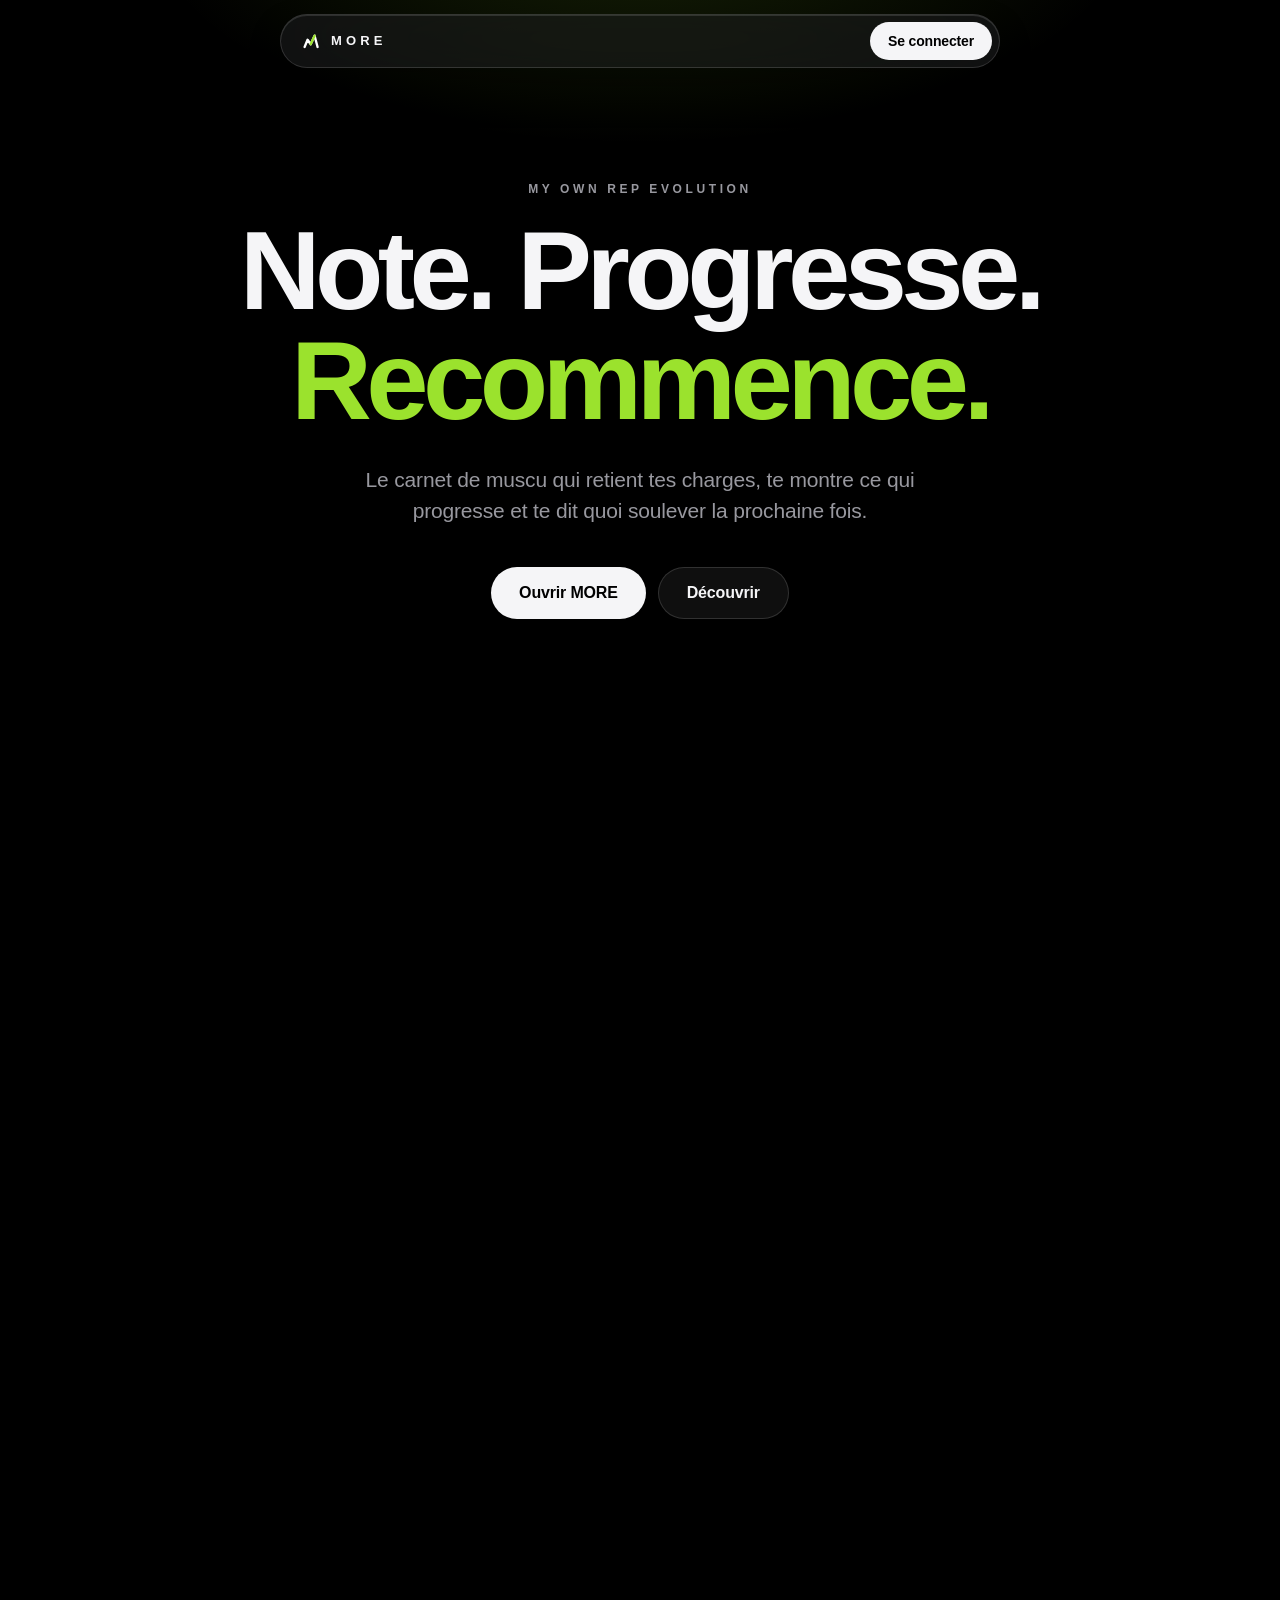
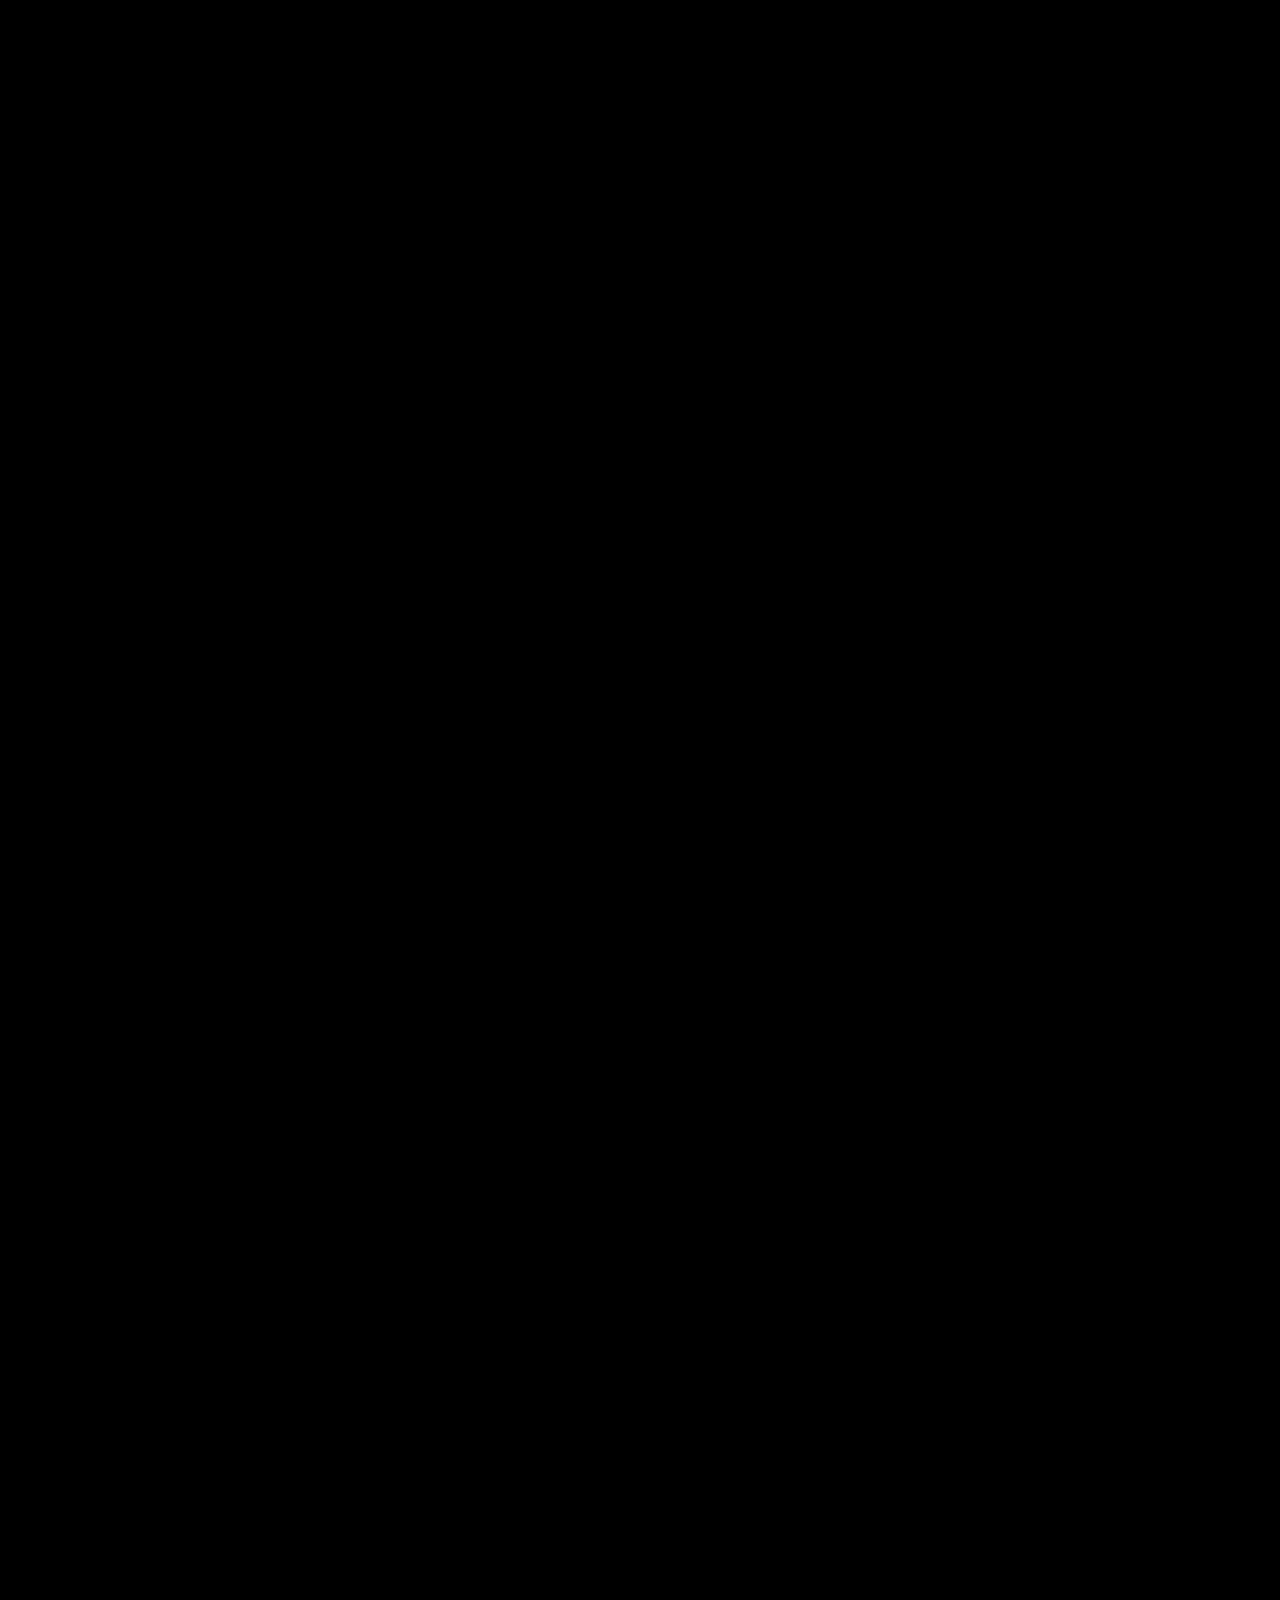
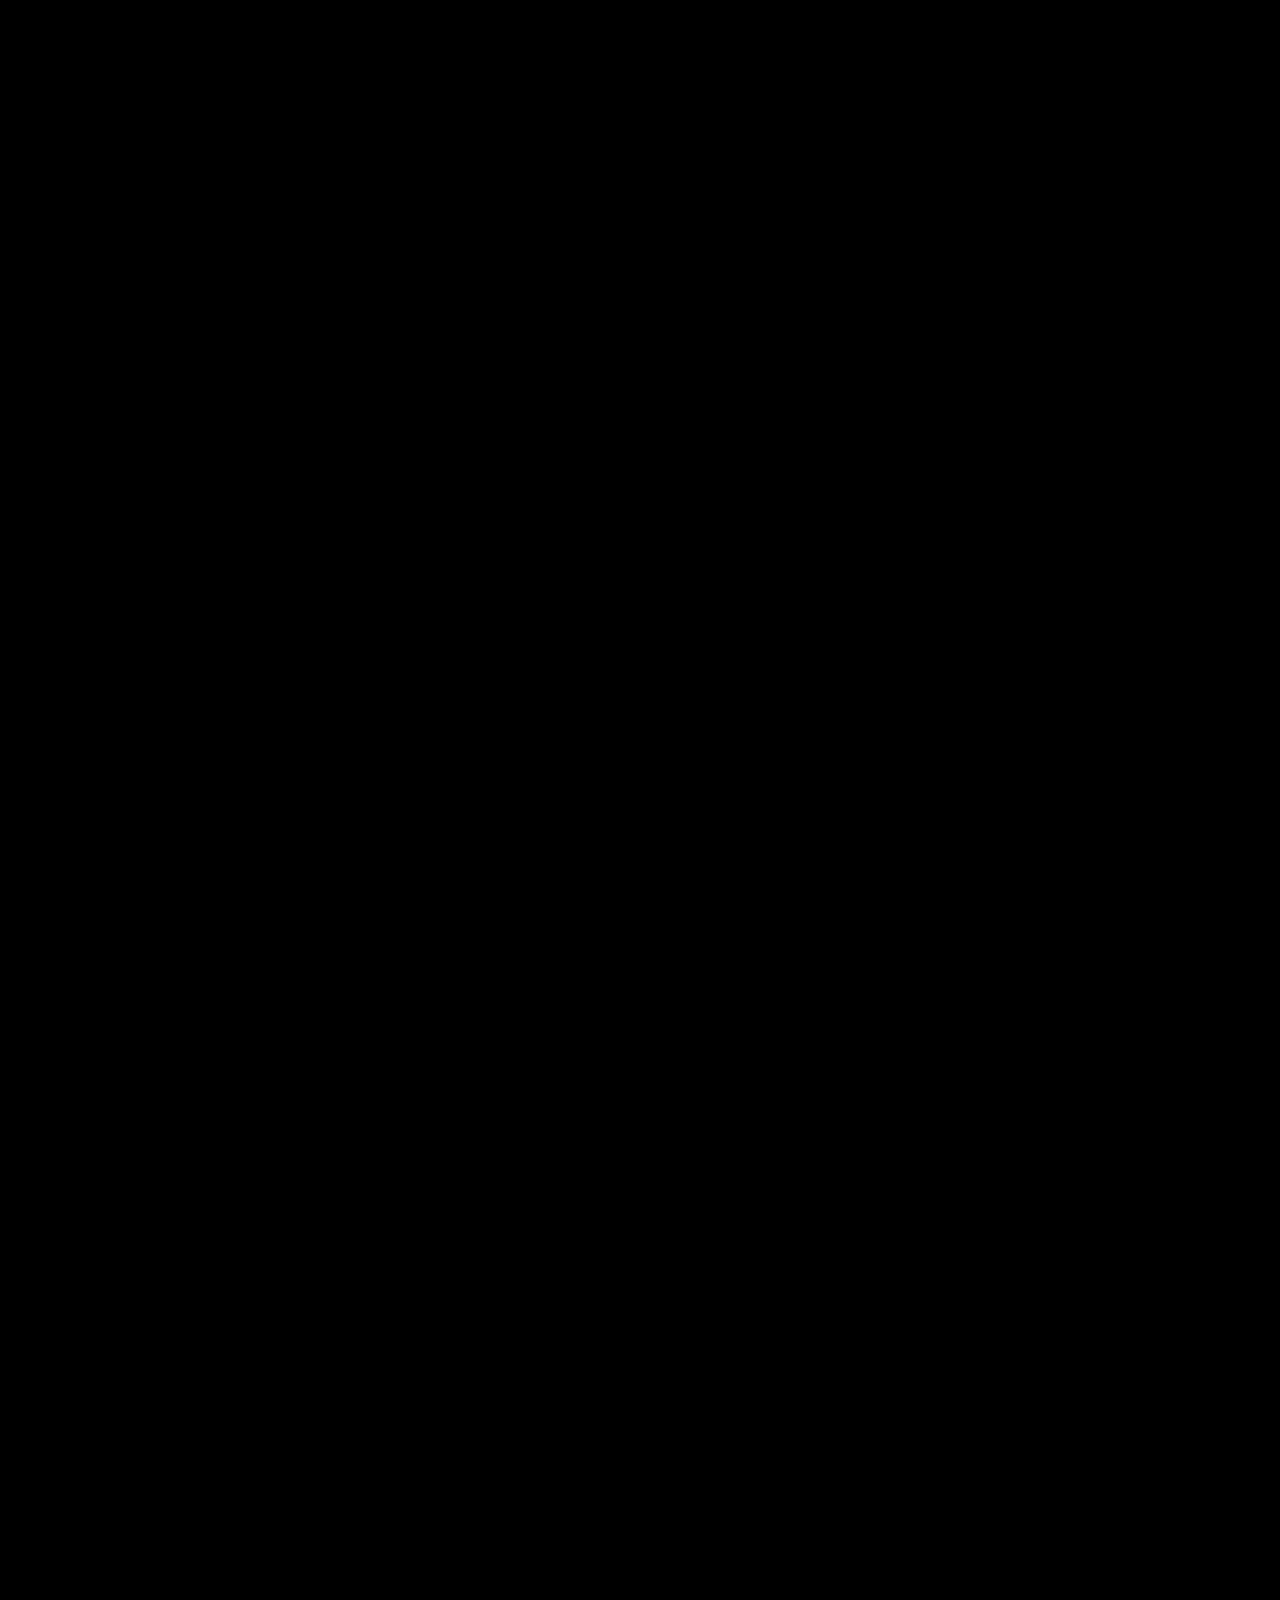
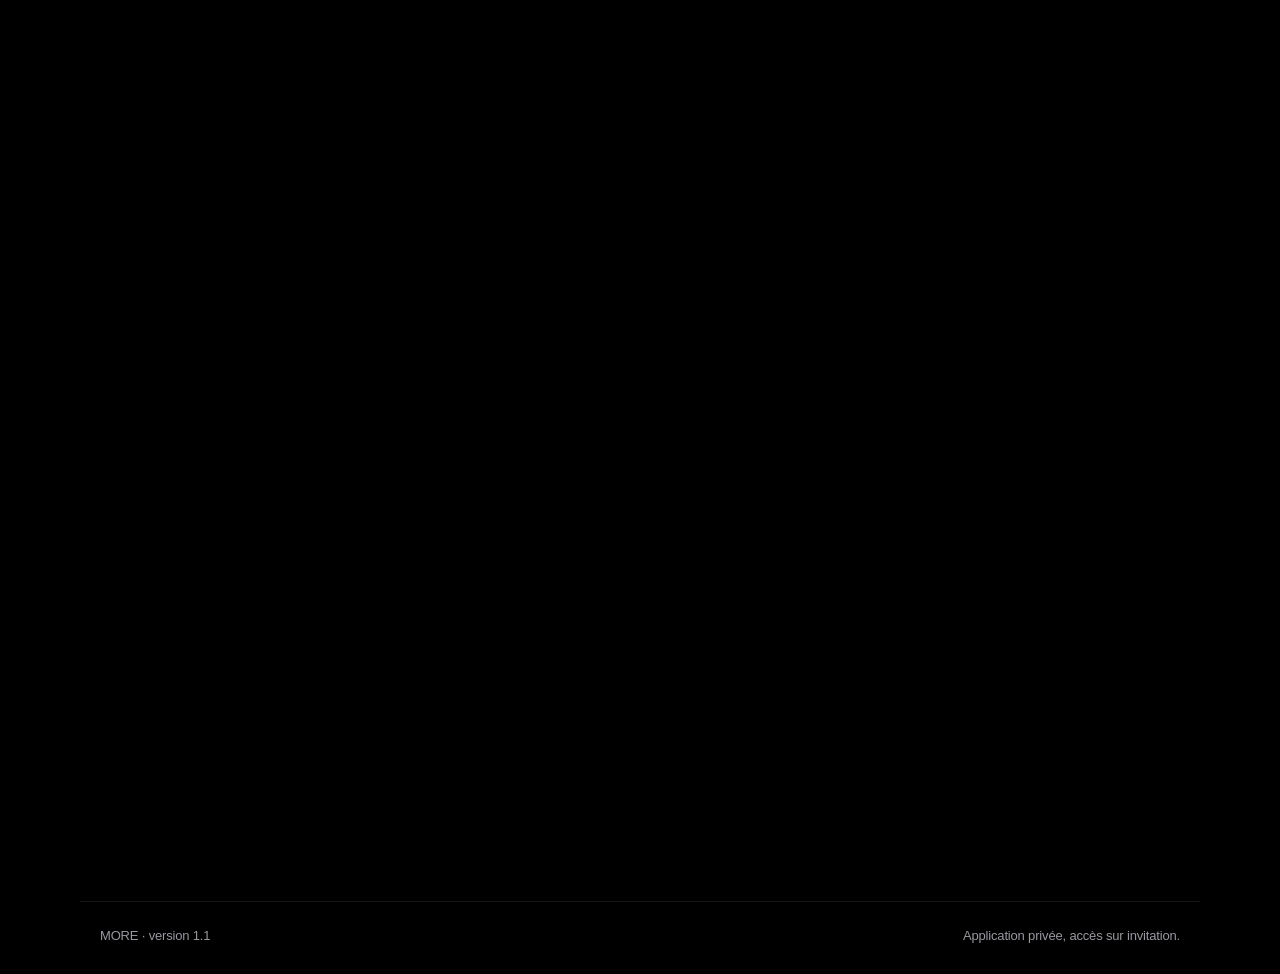
<file: index.html>
<!DOCTYPE html>
<html lang="fr">
<head>
<meta charset="utf-8">
<meta http-equiv="Content-Security-Policy" content="default-src 'self'; script-src 'self'; style-src 'self'; img-src 'self' data:; media-src 'self'; manifest-src 'self'; base-uri 'none'; form-action 'none'; object-src 'none'">
<meta name="referrer" content="no-referrer">
<meta name="viewport" content="width=device-width, initial-scale=1, viewport-fit=cover">
<meta name="theme-color" content="#000000">
<meta name="apple-mobile-web-app-capable" content="yes">
<meta name="apple-mobile-web-app-status-bar-style" content="black-translucent">
<meta name="apple-mobile-web-app-title" content="MORE">
<meta name="robots" content="noindex, nofollow">
<meta name="description" content="MORE · My Own Rep Evolution. Note tes séances, vois ta progression, sache quoi soulever la prochaine fois.">
<title>MORE · Uplift yourself.</title>
<link rel="manifest" href="manifest.webmanifest">
<link rel="apple-touch-icon" href="assets/icon-180.png">
<link rel="icon" type="image/png" href="assets/favicon-32.png">
<script src="js/landing.js?v=5da074482f"></script>
<link rel="stylesheet" href="css/landing.css?v=c1654712ce">
</head>
<body>
<div class="halo" aria-hidden="true"></div>

<header class="bar"><nav class="pill" aria-label="Navigation">
  <a class="brand" href="./" aria-label="MORE, accueil">
    <svg class="mark" viewBox="0 0 256 256" aria-hidden="true"><path d="M46 204 L84 112 L124 170 L174 60 L212 204"/><path class="g" d="M124 170 L174 60"/></svg>
    <span>MORE</span>
  </a>
  <a class="btn btn-sm" href="app.html">Se connecter</a>
</nav></header>

<main>
  <section class="hero">
    <p class="kicker">MY OWN REP EVOLUTION</p>
    <h1>Note. Progresse.<br><span class="accent">Recommence.</span></h1>
    <p class="lead">Le carnet de muscu qui retient tes charges, te montre ce qui progresse et te dit quoi soulever la prochaine fois.</p>
    <div class="cta">
      <a class="btn" href="app.html">Ouvrir MORE</a>
      <a class="btn btn-ghost" href="#video">Découvrir</a>
    </div>
  </section>

  <section class="video" id="video" data-reveal aria-label="Vidéo de présentation">
    <div class="frame wide">
      <video controls playsinline preload="none" poster="assets/video/poster-16x9.jpg" aria-label="Présentation de MORE, format paysage">
        <source src="assets/video/more-16x9.mp4" type="video/mp4">
      </video>
    </div>
    <div class="frame tall">
      <video controls playsinline preload="none" poster="assets/video/poster-9x16.jpg" aria-label="Présentation de MORE, format vertical">
        <source src="assets/video/more-9x16.mp4" type="video/mp4">
      </video>
    </div>
  </section>

  <section class="features" aria-label="Fonctionnalités">
    <article class="feat" data-reveal>
      <div class="shot"><img src="assets/video/ecran-saisie.webp" alt="Écran de saisie d'une série : Leg press, 135 kg, 3 séries de 12" width="600" height="1170" loading="lazy"></div>
      <div>
        <p class="kicker">Saisie</p>
        <h2>Note ta séance en quelques secondes.</h2>
        <p>Machine, haltères, tapis de sol ou de course. MORE se souvient de la dernière fois et pré-remplit tout.</p>
      </div>
    </article>
    <article class="feat" data-reveal>
      <div class="shot"><img src="assets/video/ecran-progression.webp" alt="Écran de progression : exercices en progrès et stables, avec leurs courbes" width="600" height="1170" loading="lazy"></div>
      <div>
        <p class="kicker">Progression</p>
        <h2>Vois ce qui monte, ce qui stagne.</h2>
        <p>Chaque exercice a sa courbe. Les records sont repérés tout seuls, les exercices oubliés aussi.</p>
      </div>
    </article>
    <article class="feat" data-reveal>
      <div class="shot"><img src="assets/video/ecran-suggestion.webp" alt="Fiche Leg press : courbe de 100 à 135 kg et suggestion de 140 kg" width="600" height="1170" loading="lazy"></div>
      <div>
        <p class="kicker">Surcharge progressive</p>
        <h2>Sache quoi soulever la prochaine fois.</h2>
        <p>Tu as tenu toutes tes séries ? MORE te propose la charge suivante. Sinon, il te dit de consolider.</p>
      </div>
    </article>
    <article class="feat" data-reveal>
      <div class="shot"><img src="assets/video/ecran-seance.webp" alt="Séance guidée : exercices cochés et minuteur de repos" width="600" height="1170" loading="lazy"></div>
      <div>
        <p class="kicker">Séance guidée</p>
        <h2>Tes programmes, prêts à dérouler.</h2>
        <p>Salle ou maison : les poids sont pré-remplis, tu valides, le repos se chronomètre tout seul.</p>
      </div>
    </article>
  </section>

  <section class="privacy" data-reveal>
    <svg viewBox="0 0 24 24" aria-hidden="true"><rect x="5" y="11" width="14" height="10" rx="2.5"/><path d="M8 11V8a4 4 0 0 1 8 0v3"/></svg>
    <div>
      <h2>Tes données restent à toi.</h2>
      <p>Tout est chiffré sur ton téléphone avant d'être sauvegardé. Le serveur ne voit qu'un bloc illisible, et personne d'autre que toi ne peut l'ouvrir.</p>
    </div>
  </section>

  <section class="end" data-reveal>
    <svg class="mark big" viewBox="0 0 256 256" aria-hidden="true"><path d="M46 204 L84 112 L124 170 L174 60 L212 204"/><path class="g" d="M124 170 L174 60"/></svg>
    <p class="word">MORE</p>
    <p class="tag accent">Uplift yourself.</p>
    <a class="btn" href="app.html">Ouvrir MORE</a>
  </section>
</main>

<footer class="foot">
  <span>MORE · version 1.1</span>
  <span>Application privée, accès sur invitation.</span>
</footer>
</body>
</html>
</file>
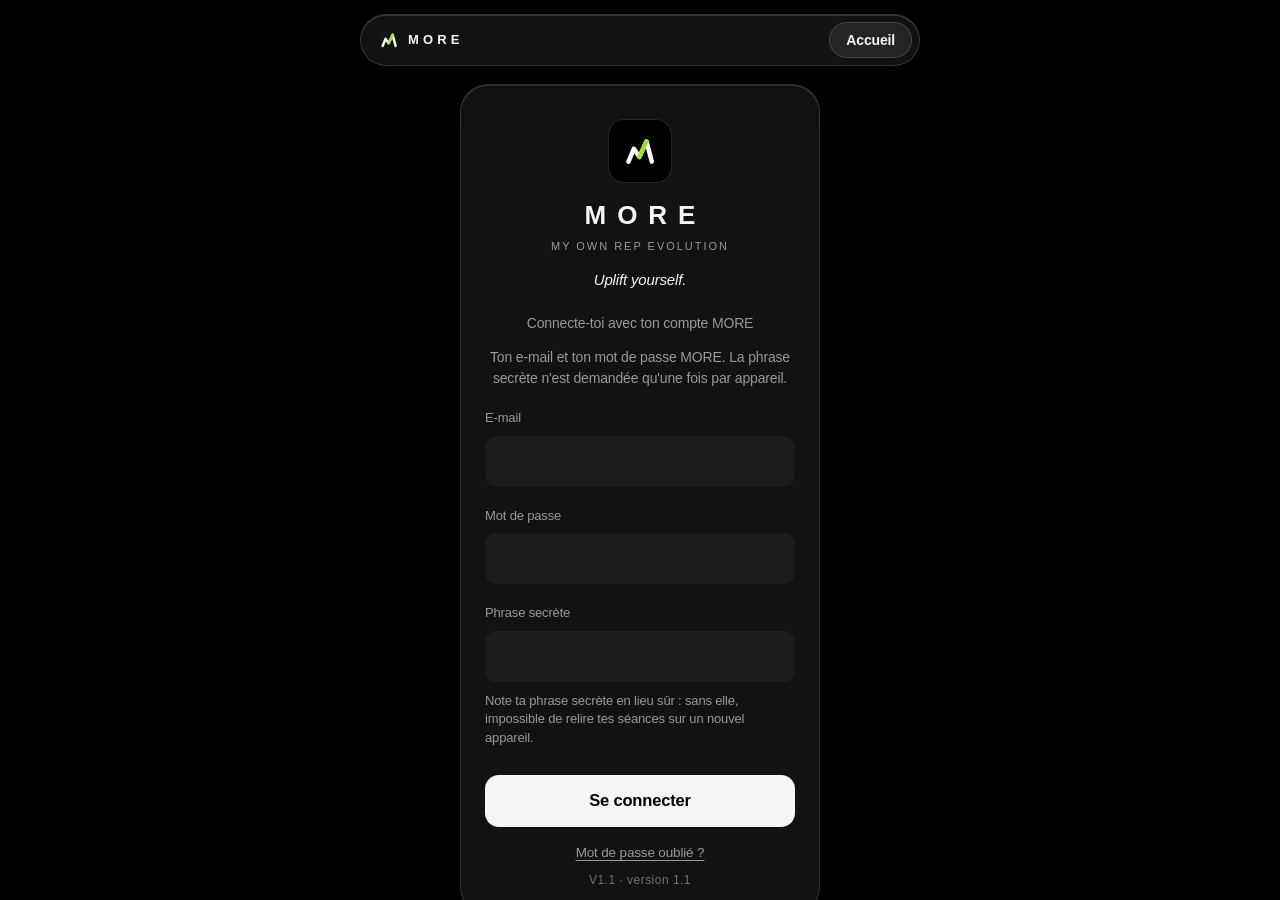
<file: app.html>
<!DOCTYPE html>
<html lang="fr" data-theme="dark">
<head>
<meta charset="utf-8">
<meta http-equiv="Content-Security-Policy" content="default-src 'self'; script-src 'self'; style-src 'self' 'unsafe-inline'; img-src 'self' data:; connect-src 'self' https://*.supabase.co; manifest-src 'self'; base-uri 'none'; form-action 'none'; object-src 'none'">
<meta name="referrer" content="no-referrer">
<meta name="viewport" content="width=device-width, initial-scale=1, viewport-fit=cover">
<meta name="theme-color" content="#000000">
<meta name="apple-mobile-web-app-capable" content="yes">
<meta name="mobile-web-app-capable" content="yes">
<meta name="apple-mobile-web-app-status-bar-style" content="black-translucent">
<meta name="apple-mobile-web-app-title" content="MORE">
<meta name="robots" content="noindex, nofollow">
<title>MORE</title>
<link rel="manifest" href="manifest.webmanifest">
<link rel="apple-touch-icon" href="assets/icon-180.png">
<link rel="icon" type="image/png" href="assets/favicon-32.png">
<script src="js/theme-boot.js?v=ba1374a3c2"></script>
<link rel="stylesheet" href="css/style.css?v=023a04c589">
</head>
<body>
<div class="splash" id="splash" aria-hidden="true"><div class="splash-tile"><svg class="mark draw-in" viewBox="0 0 256 256" aria-hidden="true"><path class="mk-m" d="M46 204 L84 112 L124 170 L174 60 L212 204" pathLength="1"/><path class="mk-g" d="M124 170 L174 60" pathLength="1"/></svg></div><div class="splash-word">MORE<small>Uplift yourself.</small></div></div>
<div class="bg" aria-hidden="true"><div class="blob b1"></div><div class="blob b2"></div><div class="blob b3"></div><div class="blob b4"></div></div>

<main class="app">
  <header class="top">
    <div>
      <div class="brand"><svg class="mark" viewBox="0 0 256 256" aria-hidden="true"><path class="mk-m" d="M46 204 L84 112 L124 170 L174 60 L212 204" pathLength="1"/><path class="mk-g" d="M124 170 L174 60" pathLength="1"/></svg><span>MORE</span><em>My Own Rep Evolution</em></div>
      <h1 id="title">Ta progression</h1>
      <div class="eyebrow" id="today" style="margin-top:4px"></div>
    </div>
    <div class="row">
      <button class="icon-btn" id="lockBtn" type="button" aria-label="Verrouiller">
        <svg viewBox="0 0 24 24" fill="none" stroke="currentColor" stroke-width="2" stroke-linecap="round"><rect x="5" y="11" width="14" height="10" rx="3"/><path d="M8 11V8a4 4 0 0 1 8 0v3"/></svg>
      </button>
      <button class="icon-btn" id="settingsBtn" type="button" aria-label="Réglages">
        <svg viewBox="0 0 24 24" fill="none" stroke="currentColor" stroke-width="2" stroke-linecap="round" stroke-linejoin="round"><path d="M4 6h10M18 6h2M4 12h4M12 12h8M4 18h12M20 18h0"/><circle cx="16" cy="6" r="2"/><circle cx="10" cy="12" r="2"/><circle cx="18" cy="18" r="2"/></svg>
      </button>
    </div>
  </header>

  <!-- PROGRÈS -->
  <section data-view="progress" class="stack">
    <div class="tiles">
      <div class="glass tile"><div class="v" id="tSessions">0</div><div class="l">séances</div></div>
      <div class="glass tile"><div class="v" id="tPR">0</div><div class="l">records ce mois</div></div>
      <div class="glass tile"><div class="v" id="tGain">0 %</div><div class="l">progression moy.</div></div>
    </div>
    <div class="glass card">
      <div class="section-head" style="padding:0;align-items:center"><h2>Mon corps</h2><button type="button" class="linkbtn" id="bodyBtn">Mettre à jour</button></div>
      <div class="body-grid" id="bodyStats"></div>
      <p class="metric-note" id="bodyNote" style="margin:0"></p>
    </div>
    <div class="section-head"><h2>Exercices</h2><span>Touche pour voir la courbe</span></div>
    <div class="filters" id="filters" role="group" aria-label="Filtrer par groupe musculaire"></div>
    <div class="list" id="machineList"></div>
  </section>

  <!-- SÉANCE (programmes) -->
  <section data-view="workout" class="stack" hidden>
    <div id="activeWrap" class="stack"></div>
    <div id="routineWrap" class="stack"></div>
    <button type="button" class="btn ghost" id="newRoutineBtn">Créer un programme</button>
  </section>

  <!-- AJOUTER -->
  <section data-view="add" hidden>
    <form class="glass card" id="addForm" novalidate>
      <div class="ff" style="order:1"><span class="lbl">Type d'exercice</span><div class="types" id="typePick" role="radiogroup" aria-label="Type d'exercice"></div></div>
      <div class="field ff" style="order:2">
        <label for="fDate">Date de la séance</label>
        <input class="input" type="date" id="fDate">
      </div>
      <div class="field ff" style="order:3">
        <label for="fMachine">Exercice</label>
        <input class="input" id="fMachine" list="machinesDL" placeholder="ex. Leg press, Curl, Gainage" autocomplete="off" autocapitalize="sentences">
        <datalist id="machinesDL"></datalist>
        <div class="chips" id="recentChips"></div>
        <div class="hint" id="lastHint"></div>
        <div id="groupPick" hidden style="margin-top:6px">
          <span class="lbl">Groupe musculaire</span>
          <div class="chips" id="groupChips" style="margin-top:8px"></div>
          <p class="hint" id="groupHint" style="margin:8px 0 0"></p>
        </div>
      </div>
      <div class="field ff" id="weightWrap" style="order:4">
        <label for="fWeight" id="fWeightLbl">Poids (kg)</label>
        <div class="stepper">
          <button type="button" class="step" data-w="-2.5" aria-label="Moins 2,5 kg">−</button>
          <input class="input" id="fWeight" type="number" inputmode="decimal" step="0.5" min="0" value="40">
          <button type="button" class="step" data-w="2.5" aria-label="Plus 2,5 kg">+</button>
        </div>
        <div id="suggestChip"></div>
      </div>
      <div class="field ff" id="repsWrap" style="order:5">
        <span class="lbl" id="repsLbl">Répétitions des 3 séries</span>
        <div class="reps" role="group" aria-labelledby="repsLbl">
          <div><input class="input" id="fR1" type="number" inputmode="numeric" min="0" value="12" aria-label="Série 1"><div class="cap">Série 1</div></div>
          <div><input class="input" id="fR2" type="number" inputmode="numeric" min="0" value="12" aria-label="Série 2"><div class="cap">Série 2</div></div>
          <div><input class="input" id="fR3" type="number" inputmode="numeric" min="0" value="12" aria-label="Série 3"><div class="cap">Série 3</div></div>
        </div>
        <div class="chips" id="repPresets">
          <button type="button" class="pick" data-r="8">3 × 8</button>
          <button type="button" class="pick" data-r="10">3 × 10</button>
          <button type="button" class="pick" data-r="12">3 × 12</button>
          <button type="button" class="pick" data-r="15">3 × 15</button>
        </div>
      </div>
      <div class="field ff" id="durWrap" style="order:6" hidden>
        <span class="lbl" id="durLbl">Durée de l'exercice</span>
        <div class="two" role="group" aria-labelledby="durLbl">
          <div><input class="input" id="fDurMin" type="number" inputmode="numeric" min="0" placeholder="0" aria-label="Minutes"><div class="cap">min</div></div>
          <div><input class="input" id="fDurSec" type="number" inputmode="numeric" min="0" max="59" placeholder="45" aria-label="Secondes"><div class="cap">s</div></div>
        </div>
      </div>
      <div class="ff" id="cardioFields" style="order:7" hidden>
        <div class="three">
          <div class="field"><label for="fMin">Durée (min)</label><input class="input" id="fMin" type="number" inputmode="numeric" min="0" placeholder="30"></div>
          <div class="field"><label for="fKm">Distance (km)</label><input class="input" id="fKm" type="number" inputmode="decimal" step="0.1" min="0" placeholder="4,5"></div>
          <div class="field"><label for="fInc">Pente (%)</label><input class="input" id="fInc" type="number" inputmode="decimal" step="0.5" min="0" placeholder="0"></div>
        </div>
        <p class="metric-note" style="margin:10px 4px 0">Vitesse moyenne : <span class="speed" id="fSpeed">–</span></p>
      </div>
      <p class="err ff" id="formErr" role="alert" style="order:9"></p>
      <button class="btn ff" type="submit" style="order:10">Enregistrer</button>
    </form>
  </section>

  <!-- RECORDS -->
  <section data-view="records" class="stack" hidden>
    <p class="muted small" style="margin:0 4px">Ton meilleur résultat sur chaque exercice. Un badge PR apparaît dès que tu en bats un.</p>
    <div id="recordList" class="stack"></div>
  </section>

  <!-- HISTORIQUE -->
  <section data-view="history" class="stack" hidden>
    <div class="glass card">
      <div class="seg" id="chartSeg" role="tablist" aria-label="Choisir le graphique">
        <button type="button" data-c="volume" aria-pressed="true">Volume</button>
        <button type="button" data-c="weight" aria-pressed="false">Poids levé</button>
        <button type="button" data-c="reps" aria-pressed="false">Reps / poids</button>
      </div>
      <div class="section-head" style="padding:0;margin-top:6px"><h2 id="chartTitle">Volume par séance</h2><span id="volAvg"></span></div>
      <div id="chartMachineWrap" style="margin-top:10px" hidden><label for="chartMachine" class="lbl" style="display:block;margin-bottom:6px">Exercice</label><select class="input" id="chartMachine"></select></div>
      <div class="chart-wrap" style="margin-top:12px"><svg class="chart" id="volChart" viewBox="0 0 340 210" role="img" aria-label="Graphique de l'historique"></svg></div>
      <p class="metric-note" id="chartNote" style="margin:10px 4px 0"></p>
    </div>
    <div class="glass card">
      <div class="section-head" style="padding:0;align-items:center">
        <button type="button" class="linkbtn cal-nav" id="calPrev" aria-label="Mois précédent">‹</button>
        <h2 class="cal-title" id="calTitle" aria-live="polite"></h2>
        <button type="button" class="linkbtn cal-nav" id="calNext" aria-label="Mois suivant">›</button>
      </div>
      <div class="cal-grid cal-wd" aria-hidden="true"><span>L</span><span>M</span><span>M</span><span>J</span><span>V</span><span>S</span><span>D</span></div>
      <div class="cal-grid" id="calGrid"></div>
      <p class="metric-note" id="calNote" style="margin:10px 4px 0"></p>
    </div>
    <div id="historyList" class="stack"></div>
  </section>
</main>

<nav class="tabs glass" aria-label="Navigation">
  <span class="tab-ind" id="tabInd" aria-hidden="true"></span>
  <button class="tab" type="button" data-tab="progress" aria-current="page">
    <svg viewBox="0 0 24 24" fill="none" stroke="currentColor" stroke-width="2" stroke-linecap="round" stroke-linejoin="round"><path d="M3 17l5-5 4 3 8-8"/><path d="M15 7h5v5"/></svg>Progrès
  </button>
  <button class="tab" type="button" data-tab="workout">
    <svg viewBox="0 0 24 24" fill="none" stroke="currentColor" stroke-width="2" stroke-linecap="round" stroke-linejoin="round"><path d="M6.5 6.5v11M17.5 6.5v11M3.5 9v6M20.5 9v6M6.5 12h11"/></svg>Séance
  </button>
  <button class="tab plus" type="button" data-tab="add" aria-label="Ajouter une série">
    <svg viewBox="0 0 24 24" fill="none" stroke="currentColor" stroke-width="2.6" stroke-linecap="round"><path d="M12 5v14M5 12h14"/></svg>
  </button>
  <button class="tab" type="button" data-tab="records">
    <svg viewBox="0 0 24 24" fill="none" stroke="currentColor" stroke-width="2" stroke-linecap="round" stroke-linejoin="round"><path d="M8 21h8M12 17v4M7 4h10v5a5 5 0 0 1-10 0z"/><path d="M17 5h3v2a3 3 0 0 1-3 3M7 5H4v2a3 3 0 0 0 3 3"/></svg>Records
  </button>
  <button class="tab" type="button" data-tab="history">
    <svg viewBox="0 0 24 24" fill="none" stroke="currentColor" stroke-width="2" stroke-linecap="round" stroke-linejoin="round"><rect x="4" y="5" width="16" height="16" rx="3"/><path d="M4 10h16M9 3v4M15 3v4"/></svg>Historique
  </button>
</nav>

<!-- Minuteur de repos -->
<div class="timer glass" id="timer" hidden role="timer" aria-live="off">
  <svg class="ring" viewBox="0 0 36 36" aria-hidden="true"><circle cx="18" cy="18" r="15" fill="none" stroke="rgba(var(--w),.15)" stroke-width="4"/><circle id="ringArc" cx="18" cy="18" r="15" fill="none" stroke="var(--accent-hi)" stroke-width="4" stroke-linecap="round" pathLength="100" stroke-dasharray="100" stroke-dashoffset="0" transform="rotate(-90 18 18)"/></svg>
  <div><div class="lbl muted" id="timerLbl">Repos</div><b id="timerTxt">1:30</b></div>
  <button type="button" id="timerPlus">+15 s</button>
  <button type="button" id="timerStop" aria-label="Arrêter le minuteur">✕</button>
</div>

<!-- Fiche machine -->
<div class="overlay" id="machineOverlay" hidden>
  <div class="sheet glass" role="dialog" aria-modal="true" aria-labelledby="mTitle">
    <div class="grab"></div>
    <div class="sheet-head">
      <div style="min-width:0"><div class="eyebrow" id="mSub"></div><h1 id="mTitle"></h1></div>
      <button class="icon-btn" type="button" data-close aria-label="Fermer"><svg viewBox="0 0 24 24" fill="none" stroke="currentColor" stroke-width="2.2" stroke-linecap="round"><path d="M6 6l12 12M18 6L6 18"/></svg></button>
    </div>
    <div id="mSuggest"></div>
    <div class="stats" id="mStats"></div>
    <div class="seg" id="metricSeg"></div>
    <div class="chart-wrap"><svg class="chart" id="mChart" viewBox="0 0 340 210" role="img" aria-label="Courbe d'évolution"></svg></div>
    <p class="metric-note" id="metricNote"></p>
    <details id="explainBox" style="margin:-6px 4px 16px"><summary>C'est quoi, ces courbes ?</summary>
      <div class="explain">
        <div><b>Charge</b>Le poids que tu soulèves. Le plus simple à suivre.</div>
        <div><b>Volume</b>Tout le poids déplacé pendant la séance : poids × total des répétitions. Exemple : 40 kg en 3 × 12 = 40 × 36 = 1 440 kg. Il monte si tu ajoutes du poids <em>ou</em> des répétitions.</div>
        <div><b>1RM estimé</b>Le poids maximum que tu pourrais soulever une seule fois, calculé à partir de tes séries, sans avoir à le tester.</div>
      </div>
    </details>
    <button class="btn" id="mAdd" type="button">Ajouter une série sur cet exercice</button>
    <div class="row" style="margin-top:10px">
      <button class="btn ghost sm" id="mRenameBtn" type="button">Modifier l'exercice</button>
    </div>
    <div id="mRename" class="glass card" style="margin-top:10px" hidden>
      <div class="field"><label for="mGroup">Groupe musculaire</label><select class="input" id="mGroup"></select></div>
      <div class="field"><label for="mNewName">Nom</label><input class="input" id="mNewName" list="machinesDL" autocomplete="off"></div>
      <p class="metric-note" style="margin:8px 2px 0">Si tu donnes le nom d'un autre exercice, les deux seront fusionnés.</p>
      <p class="err" id="mRenameErr"></p>
      <button class="btn sm" id="mRenameOk" type="button">Valider le nom</button>
    </div>
    <div style="margin-top:18px"><h2 style="margin-bottom:6px">Toutes les séances</h2><div id="mEntries"></div></div>
  </div>
</div>

<!-- Programme (édition) -->
<div class="overlay" id="routineOverlay" hidden>
  <div class="sheet glass" role="dialog" aria-modal="true" aria-labelledby="rTitle">
    <div class="grab"></div>
    <div class="sheet-head">
      <h1 id="rTitle">Programme</h1>
      <button class="icon-btn" type="button" data-close aria-label="Fermer"><svg viewBox="0 0 24 24" fill="none" stroke="currentColor" stroke-width="2.2" stroke-linecap="round"><path d="M6 6l12 12M18 6L6 18"/></svg></button>
    </div>
    <div class="stack">
      <div class="field"><label for="rName">Nom du programme</label><input class="input" id="rName" maxlength="30" placeholder="ex. Haut du corps"></div>
      <p class="muted small" id="rWarmNote" style="margin:0">Le tapis d'échauffement est ajouté automatiquement en premier (réglable dans les Réglages).</p>
      <div class="field"><span class="lbl">Exercices (dans l'ordre où tu les touches)</span><div class="chips" id="rPicks"></div></div>
      <div class="field"><label for="rNew">Ajouter un exercice</label>
        <div class="row"><input class="input" id="rNew" list="machinesDL" placeholder="Nom de l'exercice"><button type="button" class="btn ghost sm" id="rNewBtn" style="width:auto;padding:0 18px">Ajouter</button></div>
      </div>
      <p class="err" id="rErr"></p>
      <button class="btn" type="button" id="rSave">Enregistrer le programme</button>
      <button class="btn danger" type="button" id="rDelete">Supprimer ce programme</button>
    </div>
  </div>
</div>

<!-- Mon corps -->
<div class="overlay" id="bodyOverlay" hidden>
  <div class="sheet glass" role="dialog" aria-modal="true" aria-labelledby="bTitle">
    <div class="grab"></div>
    <div class="sheet-head">
      <h1 id="bTitle">Mon corps</h1>
      <button class="icon-btn" type="button" data-close aria-label="Fermer"><svg viewBox="0 0 24 24" fill="none" stroke="currentColor" stroke-width="2.2" stroke-linecap="round"><path d="M6 6l12 12M18 6L6 18"/></svg></button>
    </div>
    <form class="glass card" id="bodyForm" novalidate>
      <div class="field"><label for="bHeight">Taille (cm)</label><input class="input" id="bHeight" type="number" inputmode="numeric" min="100" max="250" placeholder="ex. 178"></div>
      <div class="field two">
        <div class="field"><label for="bWeight">Poids (kg)</label><input class="input" id="bWeight" type="number" inputmode="decimal" step="0.1" min="30" max="300" placeholder="ex. 74,5"></div>
        <div class="field"><label for="bDate">Pesé le</label><input class="input" type="date" id="bDate"></div>
      </div>
      <p class="err" id="bodyErr" role="alert"></p>
      <button class="btn" type="submit">Enregistrer</button>
    </form>
    <div id="bodyHist" style="margin-top:18px"></div>
  </div>
</div>

<!-- Réglages -->
<div class="overlay" id="settingsOverlay" hidden>
  <div class="sheet glass" role="dialog" aria-modal="true" aria-labelledby="sTitle">
    <div class="grab"></div>
    <div class="sheet-head set-head">
      <button class="set-back" id="setBack" type="button" hidden><svg viewBox="0 0 24 24" fill="none" stroke="currentColor" stroke-width="2.4" stroke-linecap="round" stroke-linejoin="round"><path d="M15 5l-7 7 7 7"/></svg>Réglages</button>
      <h1 id="sTitle">Réglages</h1>
      <button class="icon-btn" type="button" data-close aria-label="Fermer"><svg viewBox="0 0 24 24" fill="none" stroke="currentColor" stroke-width="2.2" stroke-linecap="round"><path d="M6 6l12 12M18 6L6 18"/></svg></button>
    </div>

    <!-- Accueil des réglages -->
    <div class="set-page" data-sp="root">
      <button type="button" class="glass set-me" data-go="account">
        <span id="setAv"></span>
        <span class="who"><b id="setName"></b><small id="setMail">Compte, avatar, mot de passe</small></span>
        <svg class="chev" viewBox="0 0 24 24" fill="none" stroke="currentColor" stroke-width="2.2" stroke-linecap="round"><path d="M9 6l6 6-6 6"/></svg>
      </button>
      <div class="glass set-list">
        <button type="button" class="set-row" data-go="appearance"><span class="set-ic"><svg viewBox="0 0 24 24" fill="none" stroke="currentColor" stroke-width="2" stroke-linecap="round"><circle cx="12" cy="12" r="8"/><path d="M12 4a8 8 0 0 1 0 16z" fill="currentColor"/></svg></span><span class="set-lbl">Apparence</span><span class="set-val" id="pvTheme"></span><svg class="chev" viewBox="0 0 24 24" fill="none" stroke="currentColor" stroke-width="2.2" stroke-linecap="round"><path d="M9 6l6 6-6 6"/></svg></button>
        <button type="button" class="set-row" data-go="warmup"><span class="set-ic"><svg viewBox="0 0 24 24" fill="none" stroke="currentColor" stroke-width="2" stroke-linecap="round" stroke-linejoin="round"><circle cx="14" cy="4.5" r="1.8"/><path d="M8 21l3-6 3 2v5M6 12l3-3 4 1 2 3 3 1M11 15l-2-5"/></svg></span><span class="set-lbl">Échauffement</span><span class="set-val" id="pvWarm"></span><svg class="chev" viewBox="0 0 24 24" fill="none" stroke="currentColor" stroke-width="2.2" stroke-linecap="round"><path d="M9 6l6 6-6 6"/></svg></button>
        <button type="button" class="set-row" data-go="rest"><span class="set-ic"><svg viewBox="0 0 24 24" fill="none" stroke="currentColor" stroke-width="2" stroke-linecap="round"><circle cx="12" cy="13" r="8"/><path d="M12 9v4l2.5 2.5M9.5 2.5h5"/></svg></span><span class="set-lbl">Temps de repos</span><span class="set-val" id="pvRest"></span><svg class="chev" viewBox="0 0 24 24" fill="none" stroke="currentColor" stroke-width="2.2" stroke-linecap="round"><path d="M9 6l6 6-6 6"/></svg></button>
      </div>
      <div class="glass set-list">
        <button type="button" class="set-row" data-go="share"><span class="set-ic"><svg viewBox="0 0 24 24" fill="none" stroke="currentColor" stroke-width="2" stroke-linecap="round" stroke-linejoin="round"><circle cx="9" cy="8" r="3.2"/><path d="M3.5 19c.6-3.2 2.8-5 5.5-5s4.9 1.8 5.5 5"/><circle cx="17" cy="9" r="2.4"/><path d="M16 14.2c2.4.1 4 1.6 4.5 4.3"/></svg></span><span class="set-lbl">Partage du suivi</span><span class="set-val" id="pvShare"></span><svg class="chev" viewBox="0 0 24 24" fill="none" stroke="currentColor" stroke-width="2.2" stroke-linecap="round"><path d="M9 6l6 6-6 6"/></svg></button>
        <button type="button" class="set-row" data-go="sync"><span class="set-ic"><svg viewBox="0 0 24 24" fill="none" stroke="currentColor" stroke-width="2" stroke-linecap="round" stroke-linejoin="round"><path d="M7 18h10a4 4 0 0 0 .5-7.97A6 6 0 0 0 6.1 9.6 4.2 4.2 0 0 0 7 18z"/></svg></span><span class="set-lbl">Synchronisation</span><span class="set-val" id="pvSync"></span><svg class="chev" viewBox="0 0 24 24" fill="none" stroke="currentColor" stroke-width="2.2" stroke-linecap="round"><path d="M9 6l6 6-6 6"/></svg></button>
        <button type="button" class="set-row" data-go="backup"><span class="set-ic"><svg viewBox="0 0 24 24" fill="none" stroke="currentColor" stroke-width="2" stroke-linecap="round" stroke-linejoin="round"><rect x="3.5" y="4" width="17" height="5" rx="1.5"/><path d="M5 9v9.5A1.5 1.5 0 0 0 6.5 20h11a1.5 1.5 0 0 0 1.5-1.5V9M10 13h4"/></svg></span><span class="set-lbl">Sauvegarde</span><span class="set-val">Copier, importer</span><svg class="chev" viewBox="0 0 24 24" fill="none" stroke="currentColor" stroke-width="2.2" stroke-linecap="round"><path d="M9 6l6 6-6 6"/></svg></button>
      </div>
      <div class="set-foot">
        <div class="set-foot-mark"><svg class="mark" viewBox="0 0 256 256" aria-hidden="true"><path class="mk-m" d="M46 204 L84 112 L124 170 L174 60 L212 204" pathLength="1"/><path class="mk-g" d="M124 170 L174 60" pathLength="1"/></svg></div>
        <b>MORE</b>
        <span>My Own Rep Evolution · V1.1 · version 1.1</span>
      </div>
    </div>

    <!-- Compte -->
    <div class="set-page" data-sp="account" hidden>
      <p class="set-note">Connecté en tant que <b id="accName"></b>. <span id="accMode"></span></p>
      <div class="glass card">
        <span class="lbl">Avatar</span>
        <div class="seg av-seg" id="avSeg" style="margin:10px 0 0"></div>
      </div>
      <div class="glass card">
        <h2 style="margin-bottom:12px">Mot de passe</h2>
        <div class="field" id="curPwF" hidden><label for="curPw">Mot de passe actuel</label><input class="input" id="curPw" type="password" autocomplete="current-password"></div>
        <div class="field"><label for="newPw">Nouveau mot de passe</label><input class="input" id="newPw" type="password" autocomplete="new-password"></div>
        <div class="field"><label for="newPw2">Confirme-le</label><input class="input" id="newPw2" type="password" autocomplete="new-password"></div>
        <p class="err" id="pwMsg"></p>
        <button class="btn ghost" id="savePw" type="button">Changer le mot de passe</button>
      </div>
      <div class="row">
        <button class="btn ghost" id="switchBtn" type="button">Changer de compte</button>
        <button class="btn danger" id="delAccBtn" type="button">Supprimer</button>
      </div>
    </div>

    <!-- Apparence -->
    <div class="set-page" data-sp="appearance" hidden>
      <p class="set-note">Choisis l'apparence de MORE. « Auto » suit le réglage de ton iPhone.</p>
      <div class="seg" id="themeSeg" style="margin:0">
        <button type="button" data-t="dark" aria-pressed="true">Sombre</button>
        <button type="button" data-t="light" aria-pressed="false">Clair</button>
        <button type="button" data-t="auto" aria-pressed="false">Auto</button>
      </div>
    </div>

    <!-- Échauffement -->
    <div class="set-page" data-sp="warmup" hidden>
      <p class="set-note">Chaque séance commence par le tapis de course, même s'il n'est pas dans le programme.</p>
      <div class="seg" id="warmSeg" style="margin:0">
        <button type="button" data-wu="1" aria-pressed="true">Tapis en premier</button>
        <button type="button" data-wu="0" aria-pressed="false">Non</button>
      </div>
    </div>

    <!-- Repos -->
    <div class="set-page" data-sp="rest" hidden>
      <p class="set-note">Le minuteur démarre tout seul après chaque série enregistrée.</p>
      <div class="seg" id="restSeg" style="margin:0">
        <button type="button" data-s="0" aria-pressed="false">Off</button>
        <button type="button" data-s="60" aria-pressed="false">1 min</button>
        <button type="button" data-s="90" aria-pressed="true">1 min 30</button>
        <button type="button" data-s="120" aria-pressed="false">2 min</button>
      </div>
    </div>

    <!-- Synchronisation -->
    <div class="set-page" data-sp="sync" hidden>
      <p class="set-note" id="syncState">Sauvegarde tes séances sur un serveur Supabase (gratuit) pour les retrouver sur un autre téléphone.</p>
      <div id="syncForm" class="glass card stack">
        <div class="field"><label for="sbUrl">Adresse du projet Supabase</label><input class="input" id="sbUrl" placeholder="https://xxxx.supabase.co" autocomplete="off" autocapitalize="off"></div>
        <div class="field"><label for="sbKey">Clé publique (anon key)</label><input class="input" id="sbKey" placeholder="eyJhbGciOi…" autocomplete="off" autocapitalize="off"></div>
        <div class="field"><label for="sbEmail">E-mail</label><input class="input" id="sbEmail" type="email" autocomplete="email" autocapitalize="off"></div>
        <div class="field"><label for="sbPw">Mot de passe en ligne</label><input class="input" id="sbPw" type="password" autocomplete="current-password"></div>
        <div class="field"><label for="sbPhrase">Phrase secrète de chiffrement</label><input class="input" id="sbPhrase" type="password" autocomplete="off" autocapitalize="off" spellcheck="false" placeholder="ex. banane-tapis-orage-74">
          <p class="hint" style="margin:2px 0 0">12 caractères minimum. Elle chiffre tes données sur ce téléphone avant l'envoi : ni Supabase ni personne d'autre ne peut les lire. Note-la dans ton Trousseau : si tu l'oublies, la sauvegarde en ligne est perdue.</p></div>
        <div class="row">
          <button class="btn sm" id="sbLogin" type="button">Se connecter</button>
          <button class="btn ghost sm" id="sbSignup" type="button">Créer le compte</button>
        </div>
        <details id="sbSetup"><summary>Préparer Supabase (une seule fois)</summary>
          <div class="explain">
            <div>1. Crée un projet gratuit sur supabase.com.<br>2. Dans « SQL Editor », colle et lance ce code :</div>
          </div>
          <textarea class="input mono" id="sqlBox" readonly style="margin-top:8px">create table if not exists public.carnets (
  user_id uuid primary key references auth.users(id) on delete cascade,
  data jsonb not null,
  updated_at timestamptz not null default now(),
  constraint taille_max check (pg_column_size(data) < 2000000)
);
alter table public.carnets enable row level security;
revoke all on public.carnets from anon;
grant select, insert, update, delete on public.carnets to authenticated;
create policy "lire ses données" on public.carnets for select to authenticated using ((select auth.uid()) = user_id);
create policy "créer ses données" on public.carnets for insert to authenticated with check ((select auth.uid()) = user_id);
create policy "modifier ses données" on public.carnets for update to authenticated using ((select auth.uid()) = user_id) with check ((select auth.uid()) = user_id);
create policy "supprimer ses données" on public.carnets for delete to authenticated using ((select auth.uid()) = user_id);</textarea>
          <button class="btn ghost sm" id="sqlCopy" type="button" style="margin-top:8px">Copier le code</button>
          <div class="explain"><div>3. Dans « Project Settings → API », copie l'adresse du projet et la clé <b style="display:inline">anon public</b>.<br>4. Crée vos comptes, puis dans « Authentication → Sign In / Providers », désactive « Allow new users to sign up » pour que personne d'autre ne puisse s'inscrire.<br>5. Chacun choisit sa propre phrase secrète : vos données sont chiffrées séparément.</div></div>
        </details>
      </div>
      <div id="syncOn" class="stack" hidden>
        <div class="glass card e2e-badge"><span class="set-ic"><svg viewBox="0 0 24 24" fill="none" stroke="currentColor" stroke-width="2" stroke-linecap="round"><rect x="5" y="11" width="14" height="10" rx="3"/><path d="M8 11V8a4 4 0 0 1 8 0v3"/></svg></span><span><b>Chiffrement de bout en bout actif</b><br><span class="muted small">AES-GCM 256 bits · clé dérivée de ta phrase secrète, jamais envoyée.</span></span></div>
        <div class="row">
          <button class="btn sm" id="sbPush" type="button">Envoyer maintenant</button>
          <button class="btn ghost sm" id="sbPull" type="button">Récupérer</button>
        </div>
        <button class="btn ghost sm" id="sbLogout" type="button">Se déconnecter du serveur</button>
      </div>
      <p class="err" id="syncMsg"></p>
    </div>

    <!-- Sauvegarde -->
    <div class="set-page" data-sp="share" hidden>
      <p class="set-note">Crée un lien pour un ami ou ton coach : il voit tes courbes, tes dernières séances et tes records, en lecture seule et à jour en temps réel, et peut commenter une séance. Chaque lien a sa propre clé : ta phrase secrète n'est jamais partagée.</p>
      <div class="glass card" id="shareNeed" hidden><p class="hint" style="margin:0">Connecte d'abord la synchronisation (Réglages → Synchronisation) pour pouvoir partager ton suivi.</p></div>
      <div class="stack" id="shareList"></div>
      <div class="glass card" id="shareNew">
        <h2 style="margin-bottom:12px">Nouveau lien</h2>
        <div class="field"><label for="shLabel">Pour qui ?</label><input class="input" id="shLabel" maxlength="30" placeholder="ex. Coach, Thomas" autocomplete="off"></div>
        <label class="check-row"><input type="checkbox" id="shNotes"> Inclure mes notes de séance</label>
        <label class="check-row"><input type="checkbox" id="shWeight"> Inclure mon poids corporel</label>
        <p class="err" id="shareMsg"></p>
        <button class="btn" id="shCreate" type="button">Créer le lien</button>
      </div>
      <p class="hint" style="margin:0 4px">Toute personne qui a le lien peut lire ton suivi et commenter : envoie-le en message privé, et coupe-le si tu as un doute.</p>
      <details class="glass card"><summary>Activer le partage dans Supabase (une seule fois)</summary>
        <p class="hint">Supabase → SQL Editor → New query : colle ce code puis « Run ».</p>
        <textarea class="input mono" id="shareSql" readonly style="margin-top:8px">-- MORE · partage du suivi (à exécuter une fois dans Supabase → SQL Editor)
-- Les instantanés et les commentaires sont chiffrés dans le navigateur : le serveur ne stocke que des blocs illisibles.

create table if not exists public.partages (
  id text primary key check (id ~ '^[A-Za-z0-9_-]{22}$'),
  owner uuid not null default auth.uid() references auth.users (id) on delete cascade,
  data jsonb not null check (pg_column_size(data) &lt; 1500000),
  updated_at timestamptz not null default now()
);
alter table public.partages enable row level security;
revoke all on public.partages from anon, authenticated;
grant select, insert, update, delete on public.partages to authenticated;
drop policy if exists "partages : le propriétaire" on public.partages;
create policy "partages : le propriétaire" on public.partages for all to authenticated
  using ((select auth.uid()) = owner) with check ((select auth.uid()) = owner);

create table if not exists public.commentaires (
  id bigint generated always as identity primary key,
  partage_id text not null references public.partages (id) on delete cascade,
  data jsonb not null check (pg_column_size(data) &lt; 8000),
  created_at timestamptz not null default now()
);
create index if not exists commentaires_partage on public.commentaires (partage_id, created_at);
alter table public.commentaires enable row level security;
revoke all on public.commentaires from anon, authenticated;
grant select, delete on public.commentaires to authenticated;
drop policy if exists "commentaires : lecture du propriétaire" on public.commentaires;
create policy "commentaires : lecture du propriétaire" on public.commentaires for select to authenticated
  using (exists (select 1 from public.partages p where p.id = partage_id and p.owner = (select auth.uid())));
drop policy if exists "commentaires : suppression du propriétaire" on public.commentaires;
create policy "commentaires : suppression du propriétaire" on public.commentaires for delete to authenticated
  using (exists (select 1 from public.partages p where p.id = partage_id and p.owner = (select auth.uid())));

-- Lecture d'un lien de suivi (sans compte) : uniquement si on connaît son identifiant
create or replace function public.lire_partage(p_id text)
returns table (data jsonb, updated_at timestamptz, commentaires jsonb)
language sql stable security definer set search_path = '' as $$
  select p.data, p.updated_at,
    coalesce((select jsonb_agg(jsonb_build_object('data', c.data, 'at', c.created_at) order by c.created_at)
              from public.commentaires c where c.partage_id = p.id), '[]'::jsonb)
  from public.partages p where p.id = p_id;
$$;

-- Commentaire laissé depuis un lien de suivi (30 par heure maximum par lien)
create or replace function public.commenter_partage(p_id text, p_data jsonb)
returns void language plpgsql security definer set search_path = '' as $$
begin
  if pg_column_size(p_data) &gt; 8000 then raise exception 'Commentaire trop long'; end if;
  if not exists (select 1 from public.partages where id = p_id) then raise exception 'Lien inconnu'; end if;
  if (select count(*) from public.commentaires where partage_id = p_id and created_at &gt; now() - interval '1 hour') &gt;= 30
    then raise exception 'Trop de commentaires, réessaie plus tard'; end if;
  insert into public.commentaires (partage_id, data) values (p_id, p_data);
end $$;

revoke all on function public.lire_partage(text) from public;
revoke all on function public.commenter_partage(text, jsonb) from public;
grant execute on function public.lire_partage(text) to anon, authenticated;
grant execute on function public.commenter_partage(text, jsonb) to anon, authenticated;
</textarea>
        <button class="btn ghost sm" id="shareSqlCopy" type="button" style="margin-top:10px">Copier le code</button>
      </details>
    </div>

    <div class="set-page" data-sp="backup" hidden>
      <p class="set-note">Copie tes données pour les garder ailleurs, ou importe une sauvegarde : elle s'ajoute à tes séances, sans rien effacer (les doublons sont ignorés).</p>
      <div class="glass card">
        <textarea class="input mono" id="backup" aria-label="Données JSON"></textarea>
        <div class="row" style="margin-top:10px">
          <button class="btn ghost sm" id="copyBtn" type="button">Copier</button>
          <button class="btn ghost sm" id="importBtn" type="button">Importer</button>
        </div>
        <button class="btn ghost sm" id="fileBtn" type="button" style="margin-top:10px">Choisir un fichier…</button>
        <input type="file" id="backupFile" accept="application/json,.json,.txt" hidden>
        <p class="err" id="backupMsg"></p>
      </div>
      <button class="btn danger" id="resetBtn" type="button">Charger les données d'exemple</button>
    </div>
  </div>
</div>

<!-- Verrou / comptes -->
<div class="lock" id="lock">
  <nav class="lock-bar" id="lockBar" aria-label="Navigation">
    <a class="lock-brand" href="./" aria-label="Retour à la page d'accueil de MORE"><svg class="mark" viewBox="0 0 256 256" aria-hidden="true"><path class="mk-m" d="M46 204 L84 112 L124 170 L174 60 L212 204"/><path class="mk-g" d="M124 170 L174 60"/></svg><span>MORE</span></a>
    <a class="lock-home" href="./">Accueil</a>
  </nav>
  <div class="lock-card glass" id="lockCard">
    <div class="lock-logo"><svg class="mark" viewBox="0 0 256 256" aria-hidden="true"><path class="mk-m" d="M46 204 L84 112 L124 170 L174 60 L212 204" pathLength="1"/><path class="mk-g" d="M124 170 L174 60" pathLength="1"/></svg></div>
    <h1 class="wordmark">MORE</h1>
    <div class="acro">My Own Rep Evolution</div>
    <div class="slogan">Uplift yourself.</div>
    <p id="lockSub">Choisis ton compte</p>
    <div id="lockLogin">
      <div class="acc-list" id="accList"></div>
      <form id="loginForm" novalidate hidden>
        <div class="field"><label for="loginPw">Mot de passe</label><input class="input" id="loginPw" type="password" autocomplete="current-password"></div>
        <p class="err" id="loginErr" role="alert"></p>
        <button class="btn" type="submit" id="loginBtn">Déverrouiller</button>
        <button type="button" class="linkbtn forgot" data-forgot>Mot de passe oublié ?</button>
      </form>
      <button type="button" class="btn ghost" id="newAccBtn" style="margin-top:12px">Créer un compte</button>
      <button type="button" class="btn ghost" id="restoreAccBtn" style="margin-top:10px">J'ai déjà un compte en ligne</button>
    </div>
    <form id="restoreForm" novalidate hidden>
      <p class="set-note" id="rIntro" style="margin:0 0 16px;text-align:center">Retrouve ton compte et tes séances sur ce téléphone.</p>
      <div class="field" id="rUrlF"><label for="rUrl">Adresse du projet Supabase</label><input class="input" id="rUrl" placeholder="https://xxxx.supabase.co" autocomplete="off" autocapitalize="off"></div>
      <div class="field" id="rKeyF"><label for="rKey">Clé publique (anon key)</label><input class="input" id="rKey" autocomplete="off" autocapitalize="off"></div>
      <div class="field"><label for="rEmail">E-mail</label><input class="input" id="rEmail" type="email" autocomplete="username" autocapitalize="off" spellcheck="false"></div>
      <div class="field"><label for="rPw">Mot de passe</label><input class="input" id="rPw" type="password" autocomplete="current-password"></div>
      <div class="field" id="rPw2F" hidden><label for="rPw2">Confirme le mot de passe</label><input class="input" id="rPw2" type="password" autocomplete="new-password"></div>
      <div class="field"><label for="rPhrase">Phrase secrète</label><input class="input" id="rPhrase" type="password" autocomplete="off" autocapitalize="off" spellcheck="false"></div>
      <p class="hint" id="rHint" style="margin:10px 0 0">Ce mot de passe servira aussi à déverrouiller MORE sur ce téléphone.</p>
      <p class="err" id="restoreErr" role="alert"></p>
      <button class="btn" type="submit" id="restoreBtn">Se connecter</button>
      <button type="button" class="linkbtn forgot" data-forgot>Mot de passe oublié ?</button>
      <button type="button" class="btn ghost" id="cancelRestore" style="margin-top:10px">Annuler</button>
    </form>
    <form id="resetForm" novalidate hidden>
      <p class="set-note" id="rsIntro" style="margin:0 0 16px;text-align:center">Choisis ton nouveau mot de passe.</p>
      <div class="field"><label for="rsPw">Nouveau mot de passe (8 caractères minimum)</label><input class="input" id="rsPw" type="password" autocomplete="new-password"></div>
      <div class="field"><label for="rsPw2">Confirme-le</label><input class="input" id="rsPw2" type="password" autocomplete="new-password"></div>
      <p class="hint" style="margin:10px 0 0">Tes séances ne changent pas : elles restent protégées par ta phrase secrète.</p>
      <p class="err" id="resetErr" role="alert"></p>
      <button class="btn" type="submit" id="rsBtn">Enregistrer le mot de passe</button>
      <button type="button" class="btn ghost" id="cancelReset" style="margin-top:10px">Annuler</button>
    </form>
    <form id="createForm" novalidate hidden>
      <div class="field"><label for="cName">E-mail ou pseudo</label><input class="input" id="cName" maxlength="60" autocomplete="email" inputmode="email" autocapitalize="off" spellcheck="false" placeholder="ex. thomas@icloud.com"></div>
      <div class="field"><label for="cPw">Mot de passe (8 caractères minimum)</label><input class="input" id="cPw" type="password" autocomplete="new-password"></div>
      <div class="field"><label for="cPw2">Confirme le mot de passe</label><input class="input" id="cPw2" type="password" autocomplete="new-password"></div>
      <label class="check-row" id="cSeedWrap" hidden><input type="checkbox" id="cSeed"> Ajouter mes séances de départ (octobre–novembre)</label>
      <p class="err" id="createErr" role="alert"></p>
      <button class="btn" type="submit" id="createBtn">Créer le compte</button>
      <button type="button" class="btn ghost" id="cancelCreate" style="margin-top:10px">Annuler</button>
    </form>
    <div class="demo" id="demoHint">Compte de démonstration : « Moi », mot de passe 1234</div>
    <div class="demo ver">V1.1 · version 1.1</div>
    <button type="button" class="btn ghost sm" id="resetApp" style="margin-top:14px;color:var(--muted)">Effacer tous les comptes de ce téléphone</button>
  </div>
</div>

<div class="toast glass" id="toast" hidden role="status"></div>
<script src="js/config.js?v=1928f081cf"></script>
<script src="js/core.js?v=ec296db756"></script>
<script src="js/data.js?v=0151a87f59"></script>
<script src="js/crypto.js?v=3d711ab40e"></script>
<script src="js/domain.js?v=434e9d2173"></script>
<script src="js/charts.js?v=dcf175171f"></script>
<script src="js/views.js?v=a158180fcc"></script>
<script src="js/form.js?v=477cc488fe"></script>
<script src="js/exercise.js?v=576ed1fb5f"></script>
<script src="js/workout.js?v=ee1e568e97"></script>
<script src="js/sync.js?v=78a9cf6e4b"></script>
<script src="js/settings.js?v=e9a04a5a45"></script>
<script src="js/app.js?v=e7d57b5085"></script>
</body>
</html>
</file>
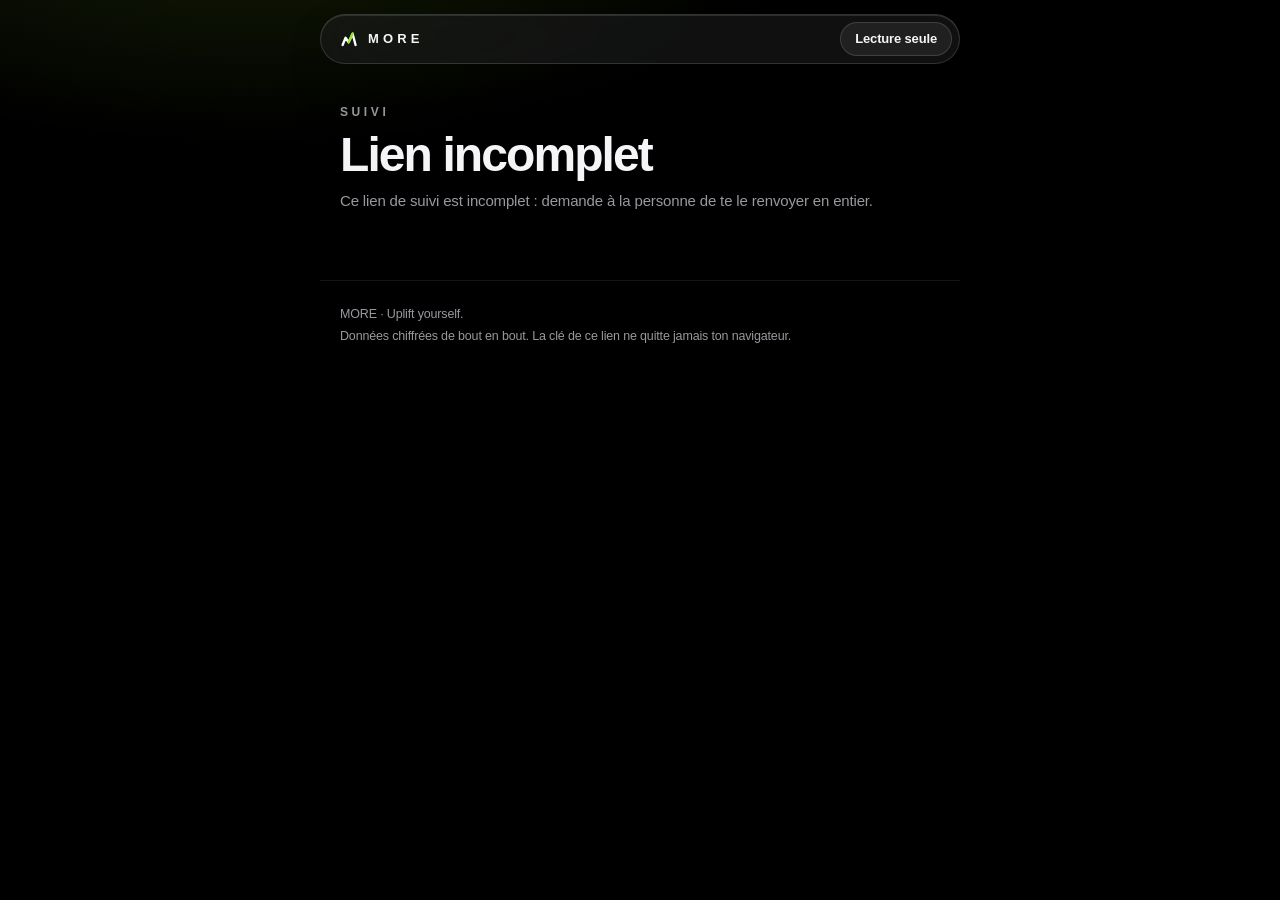
<file: suivi.html>
<!DOCTYPE html>
<html lang="fr">
<head>
<meta charset="utf-8">
<meta http-equiv="Content-Security-Policy" content="default-src 'self'; script-src 'self'; style-src 'self'; img-src 'self' data:; connect-src https://*.supabase.co; base-uri 'none'; form-action 'none'; object-src 'none'">
<meta name="referrer" content="no-referrer">
<meta name="viewport" content="width=device-width, initial-scale=1, viewport-fit=cover">
<meta name="theme-color" content="#000000">
<meta name="robots" content="noindex, nofollow">
<title>Suivi MORE</title>
<link rel="icon" type="image/png" href="assets/favicon-32.png">
<link rel="apple-touch-icon" href="assets/icon-180.png">
<link rel="stylesheet" href="css/suivi.css?v=3484898b59">
<script src="js/config.js?v=1928f081cf"></script>
<script src="js/suivi.js?v=b0bf40f65e" defer></script>
</head>
<body>
<div class="halo" aria-hidden="true"></div>
<header class="bar">
  <nav class="pill" aria-label="Navigation">
    <a class="brand" href="./" aria-label="MORE, page d'accueil">
      <svg class="mark" viewBox="0 0 256 256" aria-hidden="true"><path d="M46 204 L84 112 L124 170 L174 60 L212 204"/><path class="g" d="M124 170 L174 60"/></svg>
      <span>MORE</span>
    </a>
    <span class="tag" id="liveTag">Lecture seule</span>
  </nav>
</header>

<main id="main">
  <section class="head">
    <p class="kicker">Suivi</p>
    <h1 id="title">Chargement…</h1>
    <p class="sub" id="sub"></p>
  </section>
  <div id="content"></div>
</main>

<footer class="foot">
  <span>MORE · Uplift yourself.</span>
  <span>Données chiffrées de bout en bout. La clé de ce lien ne quitte jamais ton navigateur.</span>
</footer>
</body>
</html>
</file>
<file: css/landing.css>
/* MORE : page de présentation. Mêmes jetons que l'app : noir, blanc, un seul accent vert.
   Le verre liquide est réservé à la barre flottante ; le contenu est posé directement sur le noir. */
:root{
  --ink:#000; --surface:#0d0d0e; --surface-2:#1c1c1e;
  --line:rgba(255,255,255,.08); --line-2:rgba(255,255,255,.14);
  --text:#f5f5f7; --muted:#98989f; --accent:#9be22d;
  --font:-apple-system,BlinkMacSystemFont,"SF Pro Text","Helvetica Neue",Helvetica,Arial,sans-serif;
  --display:-apple-system,BlinkMacSystemFont,"SF Pro Display","Helvetica Neue",Helvetica,Arial,sans-serif;
  --spring:cubic-bezier(.22,1.2,.36,1);
  --out:cubic-bezier(.16,1,.3,1);
  color-scheme:dark;
}
*{box-sizing:border-box}
html{scroll-behavior:smooth}
body{margin:0;background:var(--ink);color:var(--text);font-family:var(--font);font-size:17px;line-height:1.5;letter-spacing:-.01em;-webkit-font-smoothing:antialiased;overflow-x:hidden}
a{color:inherit;text-decoration:none}
:focus-visible{outline:2px solid var(--text);outline-offset:3px;border-radius:999px}
.halo{position:fixed;inset:0;pointer-events:none;z-index:0;background:radial-gradient(60% 40% at 50% -10%,rgba(155,226,45,.16),transparent 65%)}
main,.bar,.foot{position:relative;z-index:1}

/* barre flottante en verre liquide, détachée du haut */
.bar{position:fixed;left:0;right:0;top:calc(env(safe-area-inset-top) + 14px);z-index:10;display:flex;justify-content:center;padding:0 16px;pointer-events:none}
.pill{pointer-events:auto;display:flex;align-items:center;justify-content:space-between;gap:24px;width:100%;max-width:720px;
  padding:7px 7px 7px 20px;border-radius:999px;
  background:rgba(30,30,32,.55);-webkit-backdrop-filter:blur(30px) saturate(180%);backdrop-filter:blur(30px) saturate(180%);
  border:1px solid var(--line-2);box-shadow:inset 0 1px 0 rgba(255,255,255,.12),0 20px 50px -20px rgba(0,0,0,.8);
  transition:transform .6s var(--spring),max-width .6s var(--spring)}
.bar.scrolled .pill{max-width:560px}
.brand{display:flex;align-items:center;gap:10px;font-weight:600;font-size:13px;letter-spacing:.32em}
.mark{width:20px;height:20px;fill:none;stroke:#fff;stroke-width:30;stroke-linecap:round;stroke-linejoin:round}
.mark .g{stroke:var(--accent)}
.mark.big{width:84px;height:84px}

/* boutons */
.btn{display:inline-flex;align-items:center;justify-content:center;min-height:52px;padding:0 28px;border-radius:999px;background:var(--text);color:var(--ink);font-weight:600;font-size:16px;transition:transform .35s var(--spring),background-color .2s}
.btn:active{transform:scale(.96)}
.btn-sm{min-height:38px;padding:0 18px;font-size:14px}
.btn-ghost{background:rgba(255,255,255,.06);color:var(--text);border:1px solid var(--line-2)}
.accent{color:var(--accent)}

/* hero centré */
main{max-width:1120px;margin:0 auto;padding:0 max(20px,env(safe-area-inset-left))}
.hero{display:flex;flex-direction:column;align-items:center;text-align:center;padding:180px 0 72px}
.kicker{margin:0 0 18px;font-size:12px;font-weight:600;letter-spacing:.3em;color:var(--muted);text-transform:uppercase}
h1{margin:0;font-family:var(--display);font-size:clamp(48px,9.5vw,112px);line-height:.98;font-weight:700;letter-spacing:-.05em}
.lead{margin:28px auto 0;max-width:600px;font-size:clamp(18px,2.2vw,21px);color:var(--muted)}
.cta{display:flex;flex-wrap:wrap;justify-content:center;gap:12px;margin-top:40px}

/* vidéo : grandit en arrivant à l'écran (piloté par landing.js) */
.video{padding:8px 0 80px}
.frame{border-radius:32px;overflow:hidden;background:#000;box-shadow:0 60px 140px -50px rgba(155,226,45,.4),0 0 0 1px var(--line);
  transform:scale(var(--vs,1));transform-origin:50% 0;will-change:transform}
.frame video{display:block;width:100%;height:100%;background:#000}
.frame.wide{aspect-ratio:16/9}
.frame.tall{display:none;aspect-ratio:9/16;max-width:420px;margin:0 auto}
@media (max-width:700px) and (orientation:portrait){ .frame.wide{display:none} .frame.tall{display:block} }

/* fonctionnalités : pas de cadres, le téléphone flotte sur le noir */
.features{display:grid;gap:clamp(40px,8vw,120px);padding:40px 0 80px}
.feat{display:grid;grid-template-columns:minmax(0,360px) minmax(0,440px);justify-content:center;gap:clamp(40px,8vw,120px);align-items:center}
.feat:nth-child(even) .shot{order:2}
.shot{position:relative}
.shot::before{content:"";position:absolute;inset:18% 8% 8%;border-radius:50%;background:radial-gradient(closest-side,rgba(155,226,45,.22),transparent);filter:blur(30px);z-index:-1}
.feat img{width:100%;height:auto;display:block;transform:translateY(var(--py,0px))}
.feat h2{margin:0;font-family:var(--display);font-size:clamp(30px,3.8vw,46px);line-height:1.05;font-weight:700;letter-spacing:-.035em}
.feat p:not(.kicker){margin:18px 0 0;color:var(--muted);font-size:18px}
@media (max-width:760px){
  .feat{grid-template-columns:1fr;gap:20px;text-align:center}
  .feat:nth-child(even) .shot{order:0}
  .feat img{max-width:270px;margin:0 auto}
}

/* confidentialité : simple ligne centrée */
.privacy{display:flex;flex-direction:column;align-items:center;text-align:center;padding:40px 0 20px}
.privacy svg{width:34px;height:34px;fill:none;stroke:var(--accent);stroke-width:1.8;stroke-linecap:round;stroke-linejoin:round;margin-bottom:18px}
.privacy h2{margin:0;font-family:var(--display);font-size:clamp(28px,3.4vw,40px);letter-spacing:-.03em}
.privacy p{margin:14px auto 0;color:var(--muted);max-width:560px;font-size:18px}

/* fin */
.end{display:flex;flex-direction:column;align-items:center;text-align:center;padding:110px 0 120px}
.word{margin:30px 0 0;font-size:34px;font-weight:600;letter-spacing:.42em;margin-right:-.42em}
.tag{margin:14px 0 34px;font-size:22px;font-style:italic;font-weight:300}
.foot{display:flex;flex-wrap:wrap;justify-content:space-between;gap:8px;max-width:1120px;margin:0 auto;
  padding:24px max(20px,env(safe-area-inset-right)) calc(env(safe-area-inset-bottom) + 28px) max(20px,env(safe-area-inset-left));
  border-top:1px solid var(--line);font-size:13px;color:var(--muted)}

/* animations à la Apple : apparition au chargement, puis au défilement */
@keyframes rise{from{opacity:0;transform:translateY(28px);filter:blur(10px)}to{opacity:1;transform:none;filter:none}}
.hero>*{animation:rise 1s var(--out) both}
.hero>:nth-child(2){animation-delay:.1s}.hero>:nth-child(3){animation-delay:.2s}.hero>:nth-child(4){animation-delay:.3s}
.bar .pill{animation:rise .9s .1s var(--out) both}
.js [data-reveal]{opacity:0;transform:translateY(60px);filter:blur(12px);transition:opacity 1.1s var(--out),transform 1.1s var(--out),filter 1.1s var(--out)}
.js [data-reveal].in{opacity:1;transform:none;filter:none}
.js .feat .shot{opacity:0;transform:scale(.88) translateY(40px);transition:opacity 1.2s var(--out),transform 1.2s var(--out)}
.js .feat.in .shot{opacity:1;transform:none}
.js .feat>div:last-child>*{opacity:0;transform:translateY(24px);transition:opacity .9s var(--out),transform .9s var(--out)}
.js .feat.in>div:last-child>*{opacity:1;transform:none}
.js .feat.in>div:last-child>:nth-child(2){transition-delay:.12s}
.js .feat.in>div:last-child>:nth-child(3){transition-delay:.24s}
@media (prefers-reduced-motion:reduce){
  *{animation:none!important;transition:none!important} html{scroll-behavior:auto}
  .js [data-reveal],.js .feat .shot,.js .feat>div:last-child>*{opacity:1;transform:none;filter:none}
  .frame{transform:none}
}
</file>
<file: css/style.css>
/* MORE — direction : noir profond, blanc pur, typographie système (Apple), un seul accent vert.
   Le verre liquide est réservé aux éléments flottants (barre d'onglets, feuilles, minuteur, boutons ronds). */
:root{
  --ink:#000000;
  --surface:#0d0d0e;
  --surface-2:#1c1c1e;
  --surface-3:#2c2c2e;
  --line:rgba(255,255,255,.08);
  --line-2:rgba(255,255,255,.14);
  --text:#f5f5f7;
  --muted:#98989f;
  --accent:#9be22d;
  --accent-hi:#9be22d;
  --good:#9be22d;
  --warn:#e8c547;
  --bad:#ff6b6b;
  --chart:#f5f5f7;
  --w:255,255,255;
  --hl:rgba(255,255,255,.14);
  --stroke:var(--line);
  --field:var(--surface-2);
  --veil:rgba(0,0,0,.72);
  --glass-bg:rgba(30,30,32,.62);
  --logo-g:#9be22d;
  --font:-apple-system,BlinkMacSystemFont,"SF Pro Text","Helvetica Neue",Helvetica,Arial,sans-serif;
  --font-display:-apple-system,BlinkMacSystemFont,"SF Pro Display","Helvetica Neue",Helvetica,Arial,sans-serif;
  --r:20px;
  --r-sm:12px;
  color-scheme:dark;
}
:root[data-theme="light"]{
  --ink:#f2f2f7;
  --surface:#ffffff;
  --surface-2:#e9e9ee;
  --surface-3:#ffffff;
  --line:rgba(0,0,0,.08);
  --line-2:rgba(0,0,0,.14);
  --text:#000000;
  --muted:#6e6e73;
  --accent:#4f8f00;
  --accent-hi:#4f8f00;
  --good:#3f7f00;
  --warn:#a87b00;
  --bad:#d70015;
  --chart:#000000;
  --w:0,0,0;
  --hl:rgba(255,255,255,.9);
  --veil:rgba(242,242,247,.8);
  --glass-bg:rgba(255,255,255,.7);
  --logo-g:#4f8f00;
  color-scheme:light;
}
*{box-sizing:border-box;-webkit-tap-highlight-color:transparent}
html,body{height:100%;margin:0}
body{background:var(--ink);color:var(--text);font-family:var(--font);font-size:16px;line-height:1.45;font-weight:400;-webkit-font-smoothing:antialiased;overflow-x:hidden;letter-spacing:-.01em}
button,input,textarea,select{font:inherit;color:inherit;letter-spacing:inherit}
button{cursor:pointer}
:focus-visible{outline:2px solid var(--text);outline-offset:3px}

/* fond : noir pur, un seul halo très discret en haut */
.bg{position:fixed;inset:0;z-index:0;pointer-events:none;background:radial-gradient(90% 45% at 15% -12%,rgba(155,226,45,.13),transparent 65%),radial-gradient(120% 60% at 60% -20%,rgba(var(--w),.05),transparent 60%)}
:root[data-theme="light"] .bg{background:radial-gradient(90% 40% at 15% -12%,rgba(111,174,0,.10),transparent 65%)}
.blob{display:none}

/* surfaces de contenu : planes, nettes */
.glass{position:relative;background:var(--surface);border:1px solid var(--line);border-radius:var(--r)}
:root[data-theme="light"] .glass{border-color:transparent;box-shadow:0 1px 2px rgba(0,0,0,.04)}

/* verre liquide : uniquement pour ce qui flotte */
nav.tabs,.timer,.toast,.icon-btn,.sheet,.lock-card{
  background:var(--glass-bg);
  -webkit-backdrop-filter:blur(30px) saturate(180%);backdrop-filter:blur(30px) saturate(180%);
  border:1px solid var(--line-2);
  box-shadow:inset 0 1px 0 var(--hl),0 20px 50px -20px rgba(0,0,0,.6)}

.app{position:relative;z-index:1;max-width:540px;margin:0 auto;
  padding:calc(env(safe-area-inset-top) + 22px) max(20px,env(safe-area-inset-right)) calc(env(safe-area-inset-bottom) + 120px) max(20px,env(safe-area-inset-left));
  display:flex;flex-direction:column;gap:32px}
header.top{display:flex;align-items:flex-start;justify-content:space-between;gap:12px}
.brand{display:flex;align-items:center;gap:8px;margin-bottom:14px}
.brand .mark{width:18px;height:18px}
.brand span{font-family:var(--font-display);font-size:12px;font-weight:600;letter-spacing:.32em}
.brand em{display:none}
h1{font-family:var(--font-display);font-weight:700;font-size:34px;line-height:1.08;margin:0;letter-spacing:-.025em;text-wrap:balance}
h2{font-family:var(--font-display);font-weight:600;font-size:17px;margin:0;letter-spacing:-.015em}
.eyebrow{font-size:14px;color:var(--muted);font-weight:400}
.eyebrow.with-av{display:flex;align-items:center;gap:8px}
.eyebrow::first-letter,.entry .d::first-letter,.day-head b::first-letter,.cal-title::first-letter{text-transform:uppercase}
.icon-btn{width:40px;height:40px;flex:none;border-radius:50%;display:grid;place-items:center;color:var(--text)}
.icon-btn svg{width:19px;height:19px}
.row{display:flex;gap:10px}
.row > .btn{flex:1}
.stack{display:flex;flex-direction:column;gap:16px}
.stack[hidden],.card[hidden]{display:none}
.muted{color:var(--muted)}
.small{font-size:13px}

/* chiffres clés */
.tiles{display:grid;grid-template-columns:repeat(3,1fr);gap:10px}
.tile{padding:16px 16px 14px}
.tile .v{white-space:nowrap;font-family:var(--font-display);font-size:26px;font-weight:600;font-variant-numeric:tabular-nums;line-height:1.05;letter-spacing:-.03em}
.tile .l{font-size:12px;color:var(--muted);margin-top:6px;line-height:1.3}
.section-head{display:flex;justify-content:space-between;align-items:baseline;gap:10px;padding:0 2px}
.section-head span{font-size:13px;color:var(--muted)}

/* listes de machines (sections façon réglages iOS) */
.list{display:flex;flex-direction:column;gap:28px}
.group{display:flex;flex-direction:column;gap:8px}
.group-head{display:flex;align-items:baseline;justify-content:space-between;gap:10px;padding:0 4px 4px}
.group-head h2{display:flex;align-items:center;gap:8px;font-size:12px;font-weight:600;letter-spacing:.12em;text-transform:uppercase;color:var(--muted)}
.group-head h2::before{content:"";width:7px;height:7px;border-radius:50%;background:rgb(var(--c))}
.group-head span{font-size:12px;color:var(--muted)}
.g-up{--c:155,226,45}
.g-flat{--c:232,197,71}
.g-old{--c:255,107,107}
.mcard{display:grid;grid-template-columns:1fr auto;gap:6px 14px;align-items:center;padding:16px 18px;width:100%;text-align:left;transition:background .15s}
.mcard:active{background:var(--surface-2)}
.mcard .name{font-weight:600;font-size:16.5px;overflow-wrap:anywhere;line-height:1.3}
.mcard .gdot{display:inline-block;width:7px;height:7px;border-radius:50%;background:var(--gc,#777);margin-right:9px;vertical-align:middle;position:relative;top:-1px}
.mcard .meta{grid-column:1 / -1;font-size:13px;color:var(--muted);display:flex;gap:8px;align-items:center;flex-wrap:wrap}
.mcard .right{grid-row:1;grid-column:2;display:flex;align-items:center;gap:14px}
.mcard .w{font-family:var(--font-display);font-weight:600;font-size:22px;font-variant-numeric:tabular-nums;text-align:right;min-width:60px;letter-spacing:-.03em}
.mcard .w small{font-family:var(--font);font-size:12px;color:var(--muted);font-weight:500;margin-left:2px;letter-spacing:0}
.spark{width:72px;height:30px;display:block}
.chip{display:inline-flex;align-items:center;gap:4px;font-size:12px;font-weight:600;padding:2px 8px;border-radius:6px;background:var(--surface-2);color:var(--muted);font-variant-numeric:tabular-nums}
.chip.up{color:var(--good)}
.chip.down{color:var(--bad)}
.chip.pr{background:var(--text);color:var(--ink);letter-spacing:.06em;font-size:10.5px;font-weight:700}
.tag{display:none}

/* filtres et puces */
.filters{display:flex;gap:8px;overflow-x:auto;padding:0 2px 2px;scrollbar-width:none}
.filters::-webkit-scrollbar{display:none}
.pick{flex:none;padding:7px 14px;border-radius:999px;border:1px solid var(--line-2);background:transparent;font-size:14px;font-weight:500;display:inline-flex;align-items:center;gap:7px;color:var(--text)}
.pick i{display:none}
.pick[aria-pressed=true]{background:var(--text);color:var(--ink);border-color:var(--text)}
.chips{display:flex;gap:8px;flex-wrap:wrap}

/* formulaires */
.card{padding:20px}
.field{display:flex;flex-direction:column;gap:8px}
.field + .field{margin-top:20px}
label,.lbl{font-size:13px;font-weight:500;color:var(--muted)}
.input{width:100%;min-height:50px;padding:12px 14px;border-radius:var(--r-sm);border:1px solid transparent;background:var(--field);font-size:17px;font-weight:500;outline:none;transition:border-color .15s}
.input:focus{border-color:var(--line-2)}
:root[data-theme="light"] .input{background:#f2f2f7}
input[type=date].input{color-scheme:inherit}
textarea.input{min-height:90px;font-size:15px;resize:vertical;line-height:1.45}
textarea.mono{font-size:12px;font-family:ui-monospace,Menlo,monospace;font-weight:400;min-height:110px}
select.input{appearance:none;-webkit-appearance:none;background-image:linear-gradient(45deg,transparent 50%,currentColor 50%),linear-gradient(135deg,currentColor 50%,transparent 50%);background-position:calc(100% - 20px) 52%,calc(100% - 15px) 52%;background-size:5px 5px;background-repeat:no-repeat;padding-right:40px}
.hint{font-size:13px;color:var(--muted);min-height:1.2em}
.stepper{display:grid;grid-template-columns:50px 1fr 50px;gap:8px;align-items:center}
.stepper .input{text-align:center;font-family:var(--font-display);font-size:26px;font-weight:600;font-variant-numeric:tabular-nums}
.step{height:50px;border-radius:var(--r-sm);border:0;background:var(--surface-2);font-size:22px;font-weight:400}
:root[data-theme="light"] .step{background:#f2f2f7}
.step:active{background:var(--surface-3)}
.reps{display:grid;grid-template-columns:repeat(3,1fr);gap:8px}
.reps .input{text-align:center;font-family:var(--font-display);font-size:22px;font-weight:600;padding:10px 6px}
.cap{font-size:11px;color:var(--muted);text-align:center;margin-top:6px}
.btn{width:100%;min-height:52px;border-radius:14px;border:0;font-weight:600;font-size:16.5px;background:var(--text);color:var(--ink);transition:opacity .12s,transform .12s}
.btn:active{opacity:.8;transform:scale(.99)}
.btn:disabled{opacity:.45}
.btn.ghost{background:var(--surface-2);color:var(--text)}
:root[data-theme="light"] .btn.ghost{background:#e9e9ee}
.btn.danger{background:transparent;color:var(--bad);border:1px solid var(--line-2)}
.btn.sm{min-height:44px;font-size:15px;border-radius:12px}
.err{color:var(--bad);font-size:14px;font-weight:500;min-height:1.2em;margin:10px 0 0}
.ok{color:var(--good)}
.linkbtn{padding:6px 14px;border-radius:999px;border:1px solid var(--line-2);background:transparent;font-size:13px;font-weight:500;color:var(--text)}
.two{display:grid;grid-template-columns:1fr 1fr;gap:10px}
.two .field + .field,.three .field + .field{margin-top:0}
.three{display:grid;grid-template-columns:repeat(3,1fr);gap:10px}
.seg{display:grid;grid-auto-flow:column;grid-auto-columns:1fr;padding:3px;border-radius:11px;background:var(--surface-2);margin-bottom:12px}
:root[data-theme="light"] .seg{background:#e9e9ee}
.seg button{border:0;background:transparent;padding:8px 4px;border-radius:9px;font-size:13.5px;font-weight:500;color:var(--text);opacity:.75}
.seg button[aria-pressed=true]{background:var(--surface-3);opacity:1;font-weight:600;box-shadow:0 2px 8px rgba(0,0,0,.25)}
:root[data-theme="light"] .seg button[aria-pressed=true]{background:#fff;box-shadow:0 1px 4px rgba(0,0,0,.12)}
.speed{font-family:var(--font-display);font-size:15px;color:var(--text);font-weight:600}

/* historique */
.day{padding:18px 20px}
.day-head{display:flex;justify-content:space-between;align-items:baseline;margin-bottom:6px;gap:8px}
.day-head b{font-family:var(--font-display);font-weight:600;font-size:16px;display:inline-block}
.day-head span{font-size:12px;color:var(--muted)}
.line{display:grid;grid-template-columns:1fr auto auto;gap:14px;padding:11px 0;border-top:1px solid var(--line);font-size:15px;align-items:baseline}
.line:first-of-type{border-top:0}
.line .kg{font-weight:600;font-variant-numeric:tabular-nums}
.line .rp{color:var(--muted);font-size:13px;font-variant-numeric:tabular-nums;min-width:74px;text-align:right}
.note{margin-top:10px;padding:12px 14px;border-radius:var(--r-sm);background:var(--surface-2);font-size:14px;color:var(--muted);white-space:pre-wrap}
.note-btn{margin-top:8px;border:0;background:transparent;color:var(--muted);font-weight:500;font-size:13px;padding:4px 0;text-decoration:underline;text-underline-offset:3px}

/* barre d'onglets */
nav.tabs{position:fixed;z-index:5;left:50%;transform:translateX(-50%);bottom:calc(env(safe-area-inset-bottom) + 14px);
  display:flex;align-items:center;gap:0;padding:6px;border-radius:999px;width:max-content;max-width:calc(100% - 24px)}
.tab{display:flex;flex-direction:column;align-items:center;gap:3px;min-width:62px;padding:7px 8px;border-radius:999px;border:0;background:transparent;font-size:10.5px;font-weight:500;color:var(--muted)}
.tab svg{width:21px;height:21px}
.tab[aria-current=page]{color:var(--accent)}
.tab.plus{min-width:0;width:52px;height:52px;padding:0;justify-content:center;border-radius:50%;margin:0 4px;background:var(--accent);color:#000;box-shadow:0 8px 24px -8px rgba(155,226,45,.55)}
:root[data-theme="light"] .tab.plus{color:#fff}
.tab.plus svg{width:24px;height:24px}

/* feuilles */
.overlay{position:fixed;inset:0;z-index:20;background:rgba(0,0,0,.5);display:flex;align-items:flex-end;justify-content:center}
.overlay[hidden]{display:none}
.sheet{width:100%;max-width:560px;max-height:92%;overflow-y:auto;border-radius:28px 28px 0 0;border-bottom:0;padding:10px 20px calc(env(safe-area-inset-bottom) + 28px);background:rgba(18,18,20,.92);animation:up .3s cubic-bezier(.2,.9,.3,1)}
:root[data-theme="light"] .sheet{background:rgba(248,248,250,.94)}
.sheet .glass{background:var(--surface-2);border-color:transparent}
:root[data-theme="light"] .sheet .glass{background:#fff}
@keyframes up{from{transform:translateY(40px);opacity:.4}to{transform:none;opacity:1}}
.grab{width:36px;height:5px;border-radius:9px;background:var(--line-2);margin:4px auto 16px}
.sheet-head{display:flex;justify-content:space-between;align-items:flex-start;gap:12px;margin-bottom:18px}
.sheet-head h1{font-size:28px}
.stats{display:grid;grid-template-columns:repeat(4,1fr);gap:8px;margin-bottom:18px}
.stat{padding:12px 12px 10px;border-radius:var(--r-sm);background:var(--surface-2)}
:root[data-theme="light"] .stat{background:#fff}
.stat .v{font-family:var(--font-display);font-weight:600;font-size:18px;font-variant-numeric:tabular-nums;letter-spacing:-.02em}
.stat .l{font-size:11px;color:var(--muted);margin-top:2px}
.body-grid{display:grid;grid-template-columns:repeat(3,1fr);gap:8px;margin:14px 0 10px}
.imc{grid-column:1/-1;margin-top:4px}
.imc-bar{position:relative;display:flex;gap:3px;height:6px}
.imc-bar i{height:100%;border-radius:3px;opacity:.35}
.imc-bar b{position:absolute;top:50%;width:14px;height:14px;margin:-7px 0 0 -7px;border-radius:50%;background:var(--text);border:3px solid var(--ink);box-shadow:0 1px 4px rgba(0,0,0,.4)}
.imc-txt{display:flex;justify-content:space-between;margin-top:8px;font-size:12px;font-weight:500}
.imc-txt span:last-child{color:var(--muted);font-weight:400;font-variant-numeric:tabular-nums}
.chart-wrap{padding:12px 6px 6px;border-radius:var(--r-sm);background:transparent;border:1px solid var(--line)}
.chart{width:100%;height:auto;display:block}
.chart text{font-family:var(--font);font-size:11px;fill:var(--muted);font-weight:500}
.chart .val{fill:var(--text);font-weight:600;font-size:11.5px}
.chart .grid{stroke:var(--line)}
.chart .draw{stroke-dasharray:1;stroke-dashoffset:1;animation:draw 1s cubic-bezier(.4,.1,.2,1) forwards}
.chart .fade{opacity:0;animation:fade .6s .5s ease forwards}
.chart .bar{transform-box:fill-box;transform-origin:50% 100%;animation:grow .7s cubic-bezier(.2,.9,.3,1) both}
@keyframes draw{to{stroke-dashoffset:0}}
@keyframes fade{to{opacity:1}}
@keyframes grow{from{transform:scaleY(0)}to{transform:scaleY(1)}}
.metric-note{font-size:13px;line-height:1.45;color:var(--muted);margin:10px 4px 18px}
.entry{display:grid;grid-template-columns:1fr auto auto 36px;gap:12px;align-items:center;padding:12px 0;border-top:1px solid var(--line);font-size:15px}
.entry .d{display:inline-block}
.del{width:32px;height:32px;border-radius:50%;border:0;background:var(--surface-2);color:var(--muted);font-size:12px;font-weight:600}
.del.armed{color:#fff;background:var(--bad);width:auto;padding:0 12px;border-radius:999px}
.suggest{display:flex;align-items:center;gap:14px;padding:14px 16px;border-radius:var(--r-sm);margin-bottom:18px;background:var(--surface-2);border-left:3px solid var(--accent)}
:root[data-theme="light"] .suggest{background:#fff}
.suggest b{font-family:var(--font-display);font-size:20px;font-weight:600;letter-spacing:-.02em}
.suggest .muted{font-size:13px}
.explain{display:grid;gap:8px;margin-top:10px}
.explain div{padding:12px 14px;border-radius:var(--r-sm);background:var(--surface-2);font-size:14px;color:var(--muted)}
.explain b{color:var(--text);display:block;margin-bottom:2px;font-weight:600}
details summary{font-size:13px;font-weight:500;color:var(--muted);cursor:pointer;text-decoration:underline;text-underline-offset:3px}

/* calendrier */
.cal-grid{display:grid;grid-template-columns:repeat(7,1fr);gap:6px}
.cal-wd{margin:14px 0 6px}
.cal-wd span{font-size:11px;font-weight:500;color:var(--muted);text-align:center}
.cal-d{height:30px;border-radius:8px;font-size:12px;font-weight:500;display:grid;place-items:center;background:transparent;border:0;color:var(--muted);font-variant-numeric:tabular-nums;padding:0}
.cal-d.on{background:var(--text);color:var(--ink);font-weight:700}
.cal-d.today{box-shadow:inset 0 0 0 1px var(--text);color:var(--text)}
.cal-d.on.today{box-shadow:inset 0 0 0 2px var(--accent)}
.cal-nav{width:34px;height:34px;padding:0;font-size:17px;line-height:1}

/* séance active / programmes */
.routine{padding:20px}
.routine .mlist{font-size:14px;color:var(--muted);margin:6px 0 16px;line-height:1.5}
.wk{display:grid;grid-template-columns:1fr auto;gap:12px;align-items:center;padding:16px;border-radius:var(--r-sm);background:var(--surface-2)}
:root[data-theme="light"] .wk{background:#f2f2f7}
.wk.done{opacity:.72}
.wk .wk-name{font-weight:600}
.wk .wk-sub{font-size:12.5px;color:var(--muted);margin-top:2px}
.wk .wk-fields{grid-column:1 / -1;display:grid;grid-template-columns:1.3fr 1fr 1fr 1fr;gap:6px}
.wk .wk-fields.cardio{grid-template-columns:1fr 1fr 1fr}
.wk .wk-fields .input{min-height:44px;padding:6px;text-align:center;font-size:16px;border-radius:10px;background:var(--surface)}
:root[data-theme="light"] .wk .wk-fields .input{background:#fff}
.wk .wk-fields .cap{margin-top:4px}
.check{width:40px;height:40px;border-radius:50%;border:1.5px solid var(--line-2);background:transparent;display:grid;place-items:center;color:var(--muted)}
.check svg{width:20px;height:20px}
.wk.done .check{background:var(--accent);border-color:var(--accent);color:#000}
.wu{display:inline-block;font-size:10px;font-weight:600;letter-spacing:.1em;text-transform:uppercase;color:var(--muted);border:1px solid var(--line-2);border-radius:5px;padding:1px 6px;margin-left:8px;vertical-align:middle}

/* minuteur */
.timer{position:fixed;z-index:30;left:50%;top:calc(env(safe-area-inset-top) + 10px);transform:translateX(-50%);display:flex;align-items:center;gap:12px;padding:8px 8px 8px 14px;border-radius:999px}
.timer[hidden]{display:none}
.timer b{font-family:var(--font-display);font-size:20px;font-weight:600;font-variant-numeric:tabular-nums;min-width:52px}
.timer .lbl{font-size:11px}
.timer button{white-space:nowrap;height:34px;padding:0 12px;border-radius:999px;border:0;background:var(--surface-3);font-weight:600;font-size:13px}
:root[data-theme="light"] .timer button{background:#e9e9ee}
.timer.end{box-shadow:0 0 0 2px var(--accent),0 20px 50px -20px rgba(0,0,0,.6)}
.ring{width:32px;height:32px}

/* records */
.prrow{display:grid;grid-template-columns:auto 1fr auto;gap:14px;align-items:center;padding:16px 18px}
.trophy{width:38px;height:38px;border-radius:10px;display:grid;place-items:center;background:var(--surface-2);color:var(--text)}
:root[data-theme="light"] .trophy{background:#f2f2f7}
.trophy svg{width:19px;height:19px}
.prrow .val{font-family:var(--font-display);font-weight:600;font-size:20px;text-align:right;font-variant-numeric:tabular-nums;letter-spacing:-.02em}
.prrow .val small{display:block;font-family:var(--font);font-size:11px;color:var(--muted);font-weight:500;letter-spacing:0}

/* logo */
.mark{display:block}
.mark path{fill:none;stroke-width:32;stroke-linecap:round;stroke-linejoin:round}
.mark .mk-m{stroke:currentColor}
.mark .mk-g{stroke:var(--logo-g)}
.draw-in path{stroke-dasharray:1;stroke-dashoffset:1;animation:draw .8s .15s cubic-bezier(.4,.1,.2,1) forwards}
.draw-in .mk-g{animation-delay:.55s}

/* verrou */
.lock{position:fixed;inset:0;z-index:40;display:grid;place-items:center;padding:24px;background:var(--ink);overflow-y:auto}
.lock[hidden]{display:none}
.forgot{display:block;margin:12px auto 0;border:0;background:transparent;color:var(--muted);font-size:13.5px;font-weight:500;text-decoration:underline;text-underline-offset:3px;padding:4px 0}
.lock{padding-top:calc(env(safe-area-inset-top) + 84px)}
.lock-bar{position:fixed;z-index:2;left:50%;top:calc(env(safe-area-inset-top) + 14px);transform:translateX(-50%);width:calc(100% - 32px);max-width:560px;
  display:flex;align-items:center;justify-content:space-between;padding:7px 7px 7px 18px;border-radius:999px;
  background:var(--glass-bg);-webkit-backdrop-filter:blur(30px) saturate(180%);backdrop-filter:blur(30px) saturate(180%);
  border:1px solid var(--line-2);box-shadow:inset 0 1px 0 var(--hl),0 20px 50px -20px rgba(0,0,0,.6)}
.lock-bar[hidden]{display:none}
.lock-brand{display:flex;align-items:center;gap:9px;color:var(--text);text-decoration:none;font-weight:600;font-size:13px;letter-spacing:.32em}
.lock-brand .mark{width:20px;height:20px}
.lock-home{min-height:36px;padding:0 16px;border-radius:999px;display:inline-flex;align-items:center;font-size:14px;font-weight:600;color:var(--text);text-decoration:none;background:rgba(var(--w),.08);border:1px solid var(--line-2)}
.lock-card{width:100%;max-width:360px;padding:34px 24px 24px;border-radius:28px}
.lock-logo{width:64px;height:64px;border-radius:16px;margin:0 auto 18px;display:grid;place-items:center;color:#fff;background:#000;border:1px solid rgba(255,255,255,.14)}
.lock-logo .mark{width:36px;height:36px}
.lock-card h1.wordmark{font-size:26px;font-weight:600;letter-spacing:.42em;text-align:center;margin-right:-.42em}
.acro{text-align:center;font-size:11px;font-weight:500;color:var(--muted);letter-spacing:.18em;text-transform:uppercase;margin-top:10px}
.slogan{text-align:center;font-family:var(--font-display);font-size:15px;font-weight:400;font-style:italic;color:var(--text);margin-top:14px}
.lock-card > p{color:var(--muted);font-size:14px;margin:22px 0 14px;text-align:center}
.acc-list{display:flex;flex-direction:column;gap:8px;margin-bottom:16px}
.acc{display:flex;align-items:center;gap:12px;padding:10px 14px;border-radius:14px;border:1px solid transparent;background:var(--surface-2);text-align:left;width:100%;font-size:16px}
.acc[aria-pressed=true]{border-color:var(--text)}
.acc .who{display:flex;flex-direction:column;min-width:0}
.acc .who b{font-weight:600}
.acc .who small{font-size:12px;color:var(--muted);overflow:hidden;text-overflow:ellipsis;white-space:nowrap}
.shake{animation:shake .4s}
@keyframes shake{20%,60%{transform:translateX(-8px)}40%,80%{transform:translateX(8px)}}
.demo{font-size:12px;color:var(--muted);margin-top:14px;text-align:center}

/* avatar : sphère graphite, pictogramme blanc */
.avatar{--a1:#6b6e75;--a2:#121315;--rot:140deg;position:relative;flex:none;width:40px;height:40px;border-radius:50%;display:grid;place-items:center;
  font-family:var(--font-display);font-weight:600;font-size:14px;color:#fff;
  background:radial-gradient(circle at 32% 24%,rgba(255,255,255,.35),rgba(255,255,255,0) 42%),linear-gradient(var(--rot),var(--a1),var(--a2));
  box-shadow:inset 0 1px 1px rgba(255,255,255,.35),inset 0 -4px 10px rgba(0,0,0,.4),0 0 0 1px rgba(255,255,255,.1)}
.avatar .av-ic{width:58%;height:58%}
.avatar.sm{width:22px;height:22px;font-size:9px}
.av-seg button{display:flex;flex-direction:column;align-items:center;gap:6px;padding:10px 4px}
.av-seg .avatar.sm{width:30px;height:30px;font-size:11px}

/* démarrage */
.splash{position:fixed;inset:0;z-index:60;background:#000;display:grid;place-items:center;align-content:center;gap:22px;transition:opacity .5s ease,visibility .5s}
.splash.out{opacity:0;visibility:hidden}
.splash-tile{width:96px;height:96px;border-radius:24px;display:grid;place-items:center;color:#fff;background:#000;border:1px solid rgba(255,255,255,.14);animation:pop .6s cubic-bezier(.2,.9,.3,1.2) both}
.splash-tile .mark{width:54px;height:54px}
.splash-word{font-family:var(--font-display);font-weight:600;font-size:22px;letter-spacing:.42em;margin-right:-.42em;color:#fff;text-align:center;opacity:0;animation:fade .6s .5s ease both}
.splash-word small{display:block;font-size:13px;font-weight:400;font-style:italic;letter-spacing:0;color:rgba(255,255,255,.6);margin-top:10px;margin-right:.42em}
@keyframes pop{from{transform:scale(.8);opacity:0}to{transform:none;opacity:1}}

.toast{position:fixed;z-index:50;left:50%;bottom:calc(env(safe-area-inset-bottom) + 92px);transform:translateX(-50%);padding:11px 18px;border-radius:999px;font-weight:500;font-size:14px;transition:opacity .25s,transform .25s;max-width:calc(100% - 32px);text-align:center}
.toast[hidden]{display:block;opacity:0;transform:translate(-50%,16px);pointer-events:none}
.empty{padding:26px;text-align:center;color:var(--muted)}

[data-view][hidden]{display:none}
@media (min-width:600px){h1{font-size:38px}}
@media (max-width:370px){.tab{min-width:54px;padding:7px 5px}.stats{grid-template-columns:repeat(2,1fr)}.tile .v{font-size:24px}}
@media (prefers-reduced-motion:reduce){.sheet,.shake,.chart .draw,.chart .fade,.chart .bar,.splash-tile,.splash-word,.draw-in path{animation:none}.chart .draw,.draw-in path{stroke-dashoffset:0}.chart .fade,.splash-word{opacity:1}}

#resetApp{background:transparent;min-height:36px;font-size:12.5px;font-weight:500;color:var(--muted)!important;text-decoration:underline;text-underline-offset:3px;margin-top:6px!important}
.tile .v.pos{color:var(--good)}
.mcard .w{transition:color .2s}
.suggest b{color:var(--accent)}
.chip.pr{background:var(--accent);color:#000}
:root[data-theme="light"] .chip.pr{color:#fff}
.wk.done{opacity:1;background:rgba(155,226,45,.07);box-shadow:inset 3px 0 0 var(--accent)}
.seg[hidden],#groupPick[hidden],#timedWrap[hidden]{display:none}

/* formulaire d'ajout : blocs ordonnés selon le type */
#addForm{display:flex;flex-direction:column;gap:22px}
#addForm .field + .field{margin-top:0}
#addForm .ff[hidden]{display:none}
.types{display:grid;grid-template-columns:1fr 1fr;gap:8px;margin-top:10px}
.type{display:flex;flex-direction:column;gap:2px;text-align:left;padding:12px 14px;border-radius:12px;border:1.5px solid transparent;background:var(--surface-2);color:var(--text)}
:root[data-theme="light"] .type{background:#f2f2f7}
.type b{font-size:15px;font-weight:600}
.type span{font-size:12px;color:var(--muted);line-height:1.3}
.type[aria-checked=true]{border-color:var(--text)}
.wk .wk-fields.sol{grid-template-columns:1fr 1fr 1fr 1.3fr}

/* ===== Animations façon Apple : ressorts courts, flou qui se dissipe ===== */
:root{--spring:cubic-bezier(.22,1.2,.36,1);--ease-out:cubic-bezier(.16,1,.3,1)}
@keyframes rise{from{opacity:0;transform:translateY(16px) scale(.985);filter:blur(6px)}to{opacity:1;transform:none;filter:blur(0)}}
.st{animation:rise .6s var(--ease-out) both;animation-delay:calc(var(--i,0) * 40ms)}
/* appui : léger enfoncement avec rebond */
.btn,.pick,.type,.tab,.icon-btn,.check,.acc,.step,.linkbtn,.seg button,.cal-d,.del{transition:transform .35s var(--spring),background-color .2s,opacity .2s,border-color .2s}
.btn:active,.pick:active,.type:active,.icon-btn:active,.check:active,.acc:active,.step:active,.linkbtn:active,.seg button:active,.del:active{transform:scale(.95)}
.mcard{transition:transform .35s var(--spring),background .15s}
.mcard:active,.prrow:active{transform:scale(.98)}
.tab:active{transform:scale(.88)}
.tab.plus:active{transform:scale(.86) rotate(90deg)}
.tab.plus{transition:transform .45s var(--spring)}
/* indicateur liquide de l'onglet actif */
nav.tabs{position:fixed}
.tab-ind{position:absolute;left:0;top:6px;bottom:6px;width:62px;border-radius:999px;background:rgba(var(--w),.10);box-shadow:inset 0 1px 0 rgba(var(--w),.12);
  transition:transform .55s var(--spring),width .55s var(--spring),opacity .25s;pointer-events:none;z-index:0}
.tab{position:relative;z-index:1}
.seg button[aria-pressed=true]{transition:background-color .3s,box-shadow .3s,transform .35s var(--spring)}
/* feuilles : montée en ressort, descente rapide */
.overlay{animation:veil .3s ease both}
.overlay .sheet{animation:sheetUp .55s var(--spring) both}
.overlay.closing{animation:veilOut .26s ease both}
.overlay.closing .sheet{animation:sheetDown .26s cubic-bezier(.4,0,1,1) both}
@keyframes veil{from{background:rgba(0,0,0,0)}to{background:rgba(0,0,0,.5)}}
@keyframes veilOut{from{background:rgba(0,0,0,.5)}to{background:rgba(0,0,0,0)}}
@keyframes sheetUp{from{transform:translateY(100%)}to{transform:none}}
@keyframes sheetDown{from{transform:none}to{transform:translateY(100%)}}
/* toast : arrivée en ressort */
.toast{transition:opacity .3s,transform .5s var(--spring),filter .3s}
.toast[hidden]{transform:translate(-50%,24px) scale(.9);filter:blur(4px)}
/* séance : la coche se dessine, la ligne s'illumine */
.wk.done.just{animation:glow .9s ease}
.wk.done.just .check{animation:popc .5s var(--spring)}
.wk.done.just .check path{stroke-dasharray:1;stroke-dashoffset:1;animation:draw .35s .12s ease-out forwards}
@keyframes popc{0%{transform:scale(.5)}100%{transform:scale(1)}}
@keyframes glow{0%{box-shadow:inset 3px 0 0 var(--accent),0 0 0 0 rgba(155,226,45,.45)}100%{box-shadow:inset 3px 0 0 var(--accent),0 0 0 14px rgba(155,226,45,0)}}
/* calendrier : vague de jours */
.cal-d.cw{animation:cw .45s var(--ease-out) both;animation-delay:calc(var(--i,0) * 18ms)}
@keyframes cw{from{opacity:0;transform:translateX(var(--dx,10px)) scale(.9)}to{opacity:1;transform:none}}
/* graphique : fondu au changement */
.chart-wrap.swap{animation:swap .45s var(--ease-out)}
@keyframes swap{from{opacity:.2;transform:scale(.985)}to{opacity:1;transform:none}}
/* déverrouillage : la carte s'éloigne, l'app apparaît */
.lock.unlocking{animation:unlockBg .42s ease forwards}
.lock.unlocking .lock-card{animation:unlockCard .42s cubic-bezier(.4,0,.2,1) forwards}
@keyframes unlockBg{to{opacity:0}}
@keyframes unlockCard{to{transform:scale(1.08);opacity:0;filter:blur(8px)}}
.acc[aria-pressed=true] .avatar{animation:popc .45s var(--spring)}
.confetti{position:fixed;inset:0;width:100%;height:100%;z-index:70;pointer-events:none}
@media (prefers-reduced-motion:reduce){
  .st,.overlay,.overlay .sheet,.overlay.closing,.overlay.closing .sheet,.wk.done.just,.wk.done.just .check,.wk.done.just .check path,.cal-d.cw,.chart-wrap.swap,.lock.unlocking,.lock.unlocking .lock-card,.acc[aria-pressed=true] .avatar{animation:none}
  .wk.done.just .check path{stroke-dashoffset:0}
  .tab-ind,.toast,.btn,.pick,.mcard{transition:none}
}

/* ===== Réglages façon iOS ===== */
.set-head{align-items:center;position:relative}
.set-head h1{flex:1}
.set-head{flex-wrap:wrap}
.set-back{order:-1;flex-basis:100%;display:flex;margin:-6px 0 2px;align-items:center;gap:2px;border:0;background:transparent;color:var(--accent);font-size:16px;font-weight:500;padding:4px 0}
.set-back svg{width:20px;height:20px}
.set-back[hidden]{display:none}
.set-page{display:flex;flex-direction:column;gap:18px}
.set-page[hidden]{display:none}
.set-page.push{animation:push .45s var(--ease-out) both}
.set-page.pop{animation:pop .45s var(--ease-out) both}
@keyframes push{from{opacity:0;transform:translateX(40px)}to{opacity:1;transform:none}}
@keyframes pop{from{opacity:0;transform:translateX(-40px)}to{opacity:1;transform:none}}
.set-me{display:flex;align-items:center;gap:14px;padding:16px 18px;text-align:left;width:100%;color:var(--text)}
.set-me .avatar{width:56px;height:56px;font-size:19px}
.set-me .who{display:flex;flex-direction:column;flex:1;min-width:0}
.set-me .who b{font-size:19px;font-weight:600;letter-spacing:-.01em}
.set-me .who small{font-size:13px;color:var(--muted);overflow:hidden;text-overflow:ellipsis;white-space:nowrap}
.set-list{padding:0;overflow:hidden}
.set-row{display:flex;align-items:center;gap:14px;width:100%;padding:12px 16px;border:0;background:transparent;color:var(--text);text-align:left;font-size:16px;position:relative}
.set-row + .set-row::before{content:"";position:absolute;top:0;left:62px;right:0;height:1px;background:var(--line)}
.set-row:active{background:var(--surface-2)}
.set-ic{width:32px;height:32px;flex:none;border-radius:9px;display:grid;place-items:center;background:linear-gradient(160deg,#3a3a3e,#1c1c1f);color:#fff;box-shadow:inset 0 1px 0 rgba(255,255,255,.18)}
:root[data-theme="light"] .set-ic{background:linear-gradient(160deg,#3a3a3e,#111);}
.set-ic svg{width:18px;height:18px}
.set-lbl{flex:1;font-weight:500}
.set-val{font-size:14px;color:var(--muted)}
.chev{width:16px;height:16px;color:var(--muted);flex:none;opacity:.7}
.set-note{margin:0 4px;font-size:14px;color:var(--muted);line-height:1.5}
.set-note b{color:var(--text)}
.set-foot{display:flex;flex-direction:column;align-items:center;gap:6px;margin:10px 0 4px;color:var(--muted);font-size:12px;text-align:center}
.set-foot b{font-family:var(--font-display);font-size:14px;font-weight:600;letter-spacing:.32em;margin-right:-.32em;color:var(--text)}
.set-foot-mark{width:36px;height:36px;border-radius:10px;display:grid;place-items:center;background:#000;border:1px solid rgba(255,255,255,.14);color:#fff;margin-bottom:4px}
.set-foot-mark .mark{width:20px;height:20px}
.demo.ver{margin-top:6px;opacity:.7;letter-spacing:.04em}
@media (prefers-reduced-motion:reduce){.set-page.push,.set-page.pop{animation:none}}
.sheet .glass .input{background:var(--surface)}
:root[data-theme="light"] .sheet .glass .input{background:#f2f2f7}
.sheet .glass .btn.ghost{background:var(--surface-3)}
:root[data-theme="light"] .sheet .glass .btn.ghost{background:#e9e9ee}

/* Réglages : fenêtre centrée (et non plus collée en bas) */
#settingsOverlay{align-items:center;padding:max(16px,env(safe-area-inset-top)) 16px max(16px,env(safe-area-inset-bottom))}
#settingsOverlay .sheet{max-width:440px;max-height:88%;border-radius:28px;border-bottom:1px solid var(--line-2);padding:20px 18px 22px;animation:modalIn .5s var(--spring) both}
#settingsOverlay .grab{display:none}
#settingsOverlay.closing .sheet{animation:modalOut .22s cubic-bezier(.4,0,1,1) both}
@keyframes modalIn{from{opacity:0;transform:scale(.92) translateY(12px)}to{opacity:1;transform:none}}
@keyframes modalOut{from{opacity:1;transform:none}to{opacity:0;transform:scale(.95)}}
@media (prefers-reduced-motion:reduce){#settingsOverlay .sheet,#settingsOverlay.closing .sheet{animation:none}}
.set-val{white-space:nowrap}

.check-row{display:flex;align-items:center;gap:10px;margin-top:16px;font-size:14px;color:var(--text)}
.share-head{display:flex;justify-content:space-between;align-items:baseline;gap:10px}
.share-head b{font-size:17px}
.share-head span{font-size:12px;color:var(--muted)}
.cmt{margin-top:10px;padding:12px 14px;border-radius:var(--r-sm);background:var(--surface-2);border-left:3px solid var(--accent)}
.cmt-head{display:flex;align-items:center;gap:8px;font-size:13px}
.cmt-head span{color:var(--muted);flex:1;min-width:0;overflow:hidden;text-overflow:ellipsis;white-space:nowrap}
.cmt-head .del{flex:none}
.cmt p{margin:6px 0 0;font-size:14.5px;white-space:pre-wrap}
.check-row input{width:20px;height:20px;accent-color:var(--accent)}
.check-row[hidden]{display:none}
.e2e-badge{display:flex;align-items:center;gap:14px;padding:14px 16px}
.e2e-badge .set-ic{background:var(--accent);color:#000}
.field[hidden],details[hidden]{display:none}
</file>
<file: css/suivi.css>
/* MORE : page de suivi partagé (lecture seule + commentaires). Mêmes jetons que l'app. */
:root{
  --ink:#000; --surface:#0d0d0e; --surface-2:#1c1c1e; --surface-3:#2c2c2e;
  --line:rgba(255,255,255,.08); --line-2:rgba(255,255,255,.14);
  --text:#f5f5f7; --muted:#98989f; --accent:#9be22d; --chart:#f5f5f7; --warn:#e8c547;
  --font:-apple-system,BlinkMacSystemFont,"SF Pro Text","Helvetica Neue",Helvetica,Arial,sans-serif;
  --display:-apple-system,BlinkMacSystemFont,"SF Pro Display","Helvetica Neue",Helvetica,Arial,sans-serif;
  --spring:cubic-bezier(.22,1.2,.36,1); --out:cubic-bezier(.16,1,.3,1);
  color-scheme:dark;
}
*{box-sizing:border-box}
body{margin:0;background:var(--ink);color:var(--text);font-family:var(--font);font-size:16px;line-height:1.45;letter-spacing:-.01em;-webkit-font-smoothing:antialiased}
a{color:inherit;text-decoration:none}
button,textarea,input{font:inherit;color:inherit;letter-spacing:inherit}
:focus-visible{outline:2px solid var(--text);outline-offset:3px;border-radius:10px}
.halo{position:fixed;inset:0;pointer-events:none;background:radial-gradient(70% 40% at 20% -10%,rgba(155,226,45,.13),transparent 65%)}

/* barre flottante */
.bar{position:fixed;left:0;right:0;top:calc(env(safe-area-inset-top) + 14px);z-index:10;display:flex;justify-content:center;padding:0 16px;pointer-events:none}
.pill{pointer-events:auto;display:flex;align-items:center;justify-content:space-between;width:100%;max-width:640px;padding:7px 7px 7px 18px;border-radius:999px;
  background:rgba(30,30,32,.55);-webkit-backdrop-filter:blur(30px) saturate(180%);backdrop-filter:blur(30px) saturate(180%);
  border:1px solid var(--line-2);box-shadow:inset 0 1px 0 rgba(255,255,255,.12),0 20px 50px -20px rgba(0,0,0,.8)}
.brand{display:flex;align-items:center;gap:9px;font-weight:600;font-size:13px;letter-spacing:.32em}
.mark{width:20px;height:20px;fill:none;stroke:#fff;stroke-width:30;stroke-linecap:round;stroke-linejoin:round}
.mark .g{stroke:var(--accent)}
.tag{display:inline-flex;align-items:center;gap:7px;min-height:34px;padding:0 14px;border-radius:999px;font-size:13px;font-weight:600;background:rgba(255,255,255,.07);border:1px solid var(--line-2)}
.tag.live::before{content:"";width:7px;height:7px;border-radius:50%;background:var(--accent);box-shadow:0 0 0 0 rgba(155,226,45,.6);animation:pulse 2s infinite}
@keyframes pulse{70%{box-shadow:0 0 0 7px rgba(155,226,45,0)}100%{box-shadow:0 0 0 0 rgba(155,226,45,0)}}

main{position:relative;max-width:640px;margin:0 auto;padding:calc(env(safe-area-inset-top) + 104px) 20px 40px}
.head{margin-bottom:28px}
.kicker{margin:0 0 10px;font-size:12px;font-weight:600;letter-spacing:.3em;text-transform:uppercase;color:var(--muted)}
h1{margin:0;font-family:var(--display);font-size:clamp(34px,7vw,48px);line-height:1.02;font-weight:700;letter-spacing:-.04em}
.sub{margin:10px 0 0;color:var(--muted);font-size:15px}
h2{margin:40px 0 14px;font-family:var(--display);font-size:22px;font-weight:700;letter-spacing:-.02em}

/* tuiles */
.tiles{display:grid;grid-template-columns:repeat(3,1fr);gap:8px}
.tile{padding:14px 14px 12px;border-radius:18px;background:var(--surface);border:1px solid var(--line)}
.tile b{display:block;font-family:var(--display);font-size:26px;font-weight:600;letter-spacing:-.03em;font-variant-numeric:tabular-nums}
.tile small{display:block;margin-top:2px;font-size:12px;color:var(--muted)}
.tile b.up{color:var(--accent)}
.tile b.date{font-size:20px;line-height:1.5;white-space:nowrap}

/* séances */
.day{scroll-margin-top:92px;padding:18px;border-radius:20px;background:var(--surface);border:1px solid var(--line);margin-bottom:10px}
.day-head{display:flex;justify-content:space-between;align-items:baseline;gap:10px;margin-bottom:8px}
.day-head b{font-size:16px}
.day-head b::first-letter{text-transform:uppercase}
.day-head span{font-size:12px;color:var(--muted)}
.line{display:grid;grid-template-columns:1fr auto;gap:2px 12px;padding:9px 0;border-top:1px solid var(--line)}
.line .n{font-weight:500}
.line .v{font-weight:600;font-variant-numeric:tabular-nums;text-align:right}
.line .d{grid-column:1/-1;font-size:13px;color:var(--muted)}
.pr{display:inline-block;margin-left:6px;padding:1px 6px;border-radius:5px;background:var(--accent);color:#000;font-size:10px;font-weight:700;letter-spacing:.06em;vertical-align:2px}
.note{margin-top:10px;padding:10px 12px;border-radius:12px;background:var(--surface-2);color:var(--muted);font-size:14px;white-space:pre-wrap}
.cmt{margin-top:10px;padding:11px 13px;border-radius:12px;background:var(--surface-2);border-left:3px solid var(--accent)}
.cmt-head{display:flex;justify-content:space-between;gap:10px;font-size:13px}
.cmt-head span{color:var(--muted)}
.cmt p{margin:5px 0 0;font-size:14.5px;white-space:pre-wrap}
.cbtn{margin-top:12px;border:0;background:transparent;color:var(--muted);font-weight:500;font-size:14px;padding:4px 0;text-decoration:underline;text-underline-offset:3px;cursor:pointer}
.cform{margin-top:12px;display:grid;gap:8px}
.input{width:100%;min-height:46px;padding:11px 13px;border-radius:12px;border:1px solid transparent;background:var(--surface-2);font-size:16px;outline:none}
.input:focus{border-color:var(--line-2)}
textarea.input{min-height:90px;resize:vertical}
.row{display:flex;gap:8px}
.btn{flex:1;min-height:46px;border:0;border-radius:999px;background:var(--text);color:#000;font-weight:600;font-size:15px;cursor:pointer;transition:transform .35s var(--spring)}
.btn:active{transform:scale(.97)}
.btn.ghost{background:transparent;color:var(--text);border:1px solid var(--line-2)}
.btn[disabled]{opacity:.5}
.msg{margin:0;font-size:13px;color:var(--muted)}
.msg.err{color:#ff6b6b}

/* courbes */
.ex{padding:16px 18px 12px;border-radius:20px;background:var(--surface);border:1px solid var(--line);margin-bottom:10px}
.ex-head{display:flex;justify-content:space-between;align-items:flex-start;gap:12px}
.ex-head b{font-size:16px}
.ex-head small{display:block;font-size:12px;color:var(--muted);margin-top:2px}
.ex-val{text-align:right;font-family:var(--display);font-size:22px;font-weight:600;letter-spacing:-.03em;font-variant-numeric:tabular-nums;white-space:nowrap}
.ex-val small{font-size:12px;color:var(--muted);font-weight:500;margin-left:2px}
.ex-val em{display:block;font-style:normal;font-size:12px;font-weight:600;letter-spacing:0;color:var(--muted)}
.ex-val em.up{color:var(--accent)}
.ex svg{display:block;width:100%;height:auto;margin-top:8px}
.ex svg text{fill:var(--muted);font-size:10px;font-family:var(--font)}

.empty{padding:28px;border-radius:20px;background:var(--surface);border:1px solid var(--line);color:var(--muted);text-align:center}
.foot{max-width:640px;margin:0 auto;padding:24px 20px calc(env(safe-area-inset-bottom) + 28px);border-top:1px solid var(--line);display:flex;flex-direction:column;gap:4px;font-size:12.5px;color:var(--muted)}

@keyframes rise{from{opacity:0;transform:translateY(18px)}to{opacity:1;transform:none}}
.anim>*{animation:rise .7s var(--out) both}
.anim>:nth-child(2){animation-delay:.05s}.anim>:nth-child(3){animation-delay:.1s}.anim>:nth-child(4){animation-delay:.15s}.anim>:nth-child(n+5){animation-delay:.2s}
@media (prefers-reduced-motion:reduce){ *{animation:none!important;transition:none!important} }

/* graphiques et calendrier */
.card{padding:16px 16px 14px;border-radius:20px;background:var(--surface);border:1px solid var(--line);margin-bottom:10px}
.seg{display:grid;grid-auto-flow:column;grid-auto-columns:1fr;padding:3px;border-radius:11px;background:var(--surface-2);margin-bottom:14px}
.seg button{border:0;background:transparent;padding:8px 4px;border-radius:9px;font-size:13.5px;font-weight:500;color:var(--text);opacity:.75;cursor:pointer;transition:transform .35s var(--spring),background-color .25s,opacity .2s}
.seg button:active{transform:scale(.95)}
.seg button[aria-pressed=true]{background:var(--surface-3);opacity:1;font-weight:600;box-shadow:0 2px 8px rgba(0,0,0,.25)}
.sh{display:flex;justify-content:space-between;align-items:baseline;gap:10px}
.sh h2{margin:0;font-size:17px;letter-spacing:-.01em}
.sh span{font-size:12.5px;color:var(--muted);font-variant-numeric:tabular-nums}
.exwrap{margin-top:10px}
.exwrap label{display:block;margin-bottom:6px;font-size:12px;font-weight:600;letter-spacing:.06em;text-transform:uppercase;color:var(--muted)}
select.input{appearance:none;-webkit-appearance:none;background-image:linear-gradient(45deg,transparent 50%,var(--muted) 50%),linear-gradient(135deg,var(--muted) 50%,transparent 50%);background-position:calc(100% - 20px) 52%,calc(100% - 14px) 52%;background-size:6px 6px;background-repeat:no-repeat;padding-right:36px}
.cv{margin-top:12px;padding:12px 6px 6px;border-radius:14px;border:1px solid var(--line)}
.cv.swap{animation:rise .45s var(--out)}
.cv svg{display:block;width:100%;height:auto}
.cv svg text{fill:var(--muted);font-size:10px;font-family:var(--font)}
.cv svg .val{fill:var(--text);font-weight:600;font-size:11.5px}
.cv svg .grid{stroke:var(--line)}
.cv svg .draw{stroke-dasharray:1;stroke-dashoffset:1;animation:draw 1s cubic-bezier(.4,.1,.2,1) forwards}
.cv svg .fade{opacity:0;animation:fadein .6s .5s ease forwards}
.cv svg .bar{transform-box:fill-box;transform-origin:50% 100%;animation:grow .7s cubic-bezier(.2,.9,.3,1) both}
@keyframes draw{to{stroke-dashoffset:0}}
@keyframes fadein{to{opacity:1}}
@keyframes grow{from{transform:scaleY(0)}to{transform:scaleY(1)}}
.cnote{margin:10px 4px 0;font-size:13px;color:var(--muted)}
.cal-h{align-items:center}
.cal-h h2{text-transform:capitalize}
.nav{width:34px;height:34px;padding:0;border:0;border-radius:50%;background:var(--surface-2);font-size:17px;line-height:1;cursor:pointer}
.cal-grid{display:grid;grid-template-columns:repeat(7,1fr);gap:6px}
.cal-wd{margin:14px 0 6px}
.cal-wd span{font-size:11px;font-weight:500;color:var(--muted);text-align:center}
.cal-d{height:32px;border-radius:8px;font-size:12px;font-weight:500;display:grid;place-items:center;background:transparent;border:0;color:var(--muted);font-variant-numeric:tabular-nums;padding:0}
button.cal-d{cursor:pointer;transition:transform .35s var(--spring)}
button.cal-d:active{transform:scale(.92)}
.cal-d.on{background:var(--text);color:#000;font-weight:700}
.cal-d.today{box-shadow:inset 0 0 0 1px var(--text);color:var(--text)}
.cal-d.on.today{box-shadow:inset 0 0 0 2px var(--accent);color:#000}
@media (prefers-reduced-motion:reduce){.cv svg .draw{stroke-dashoffset:0}.cv svg .fade{opacity:1}}
</file>
